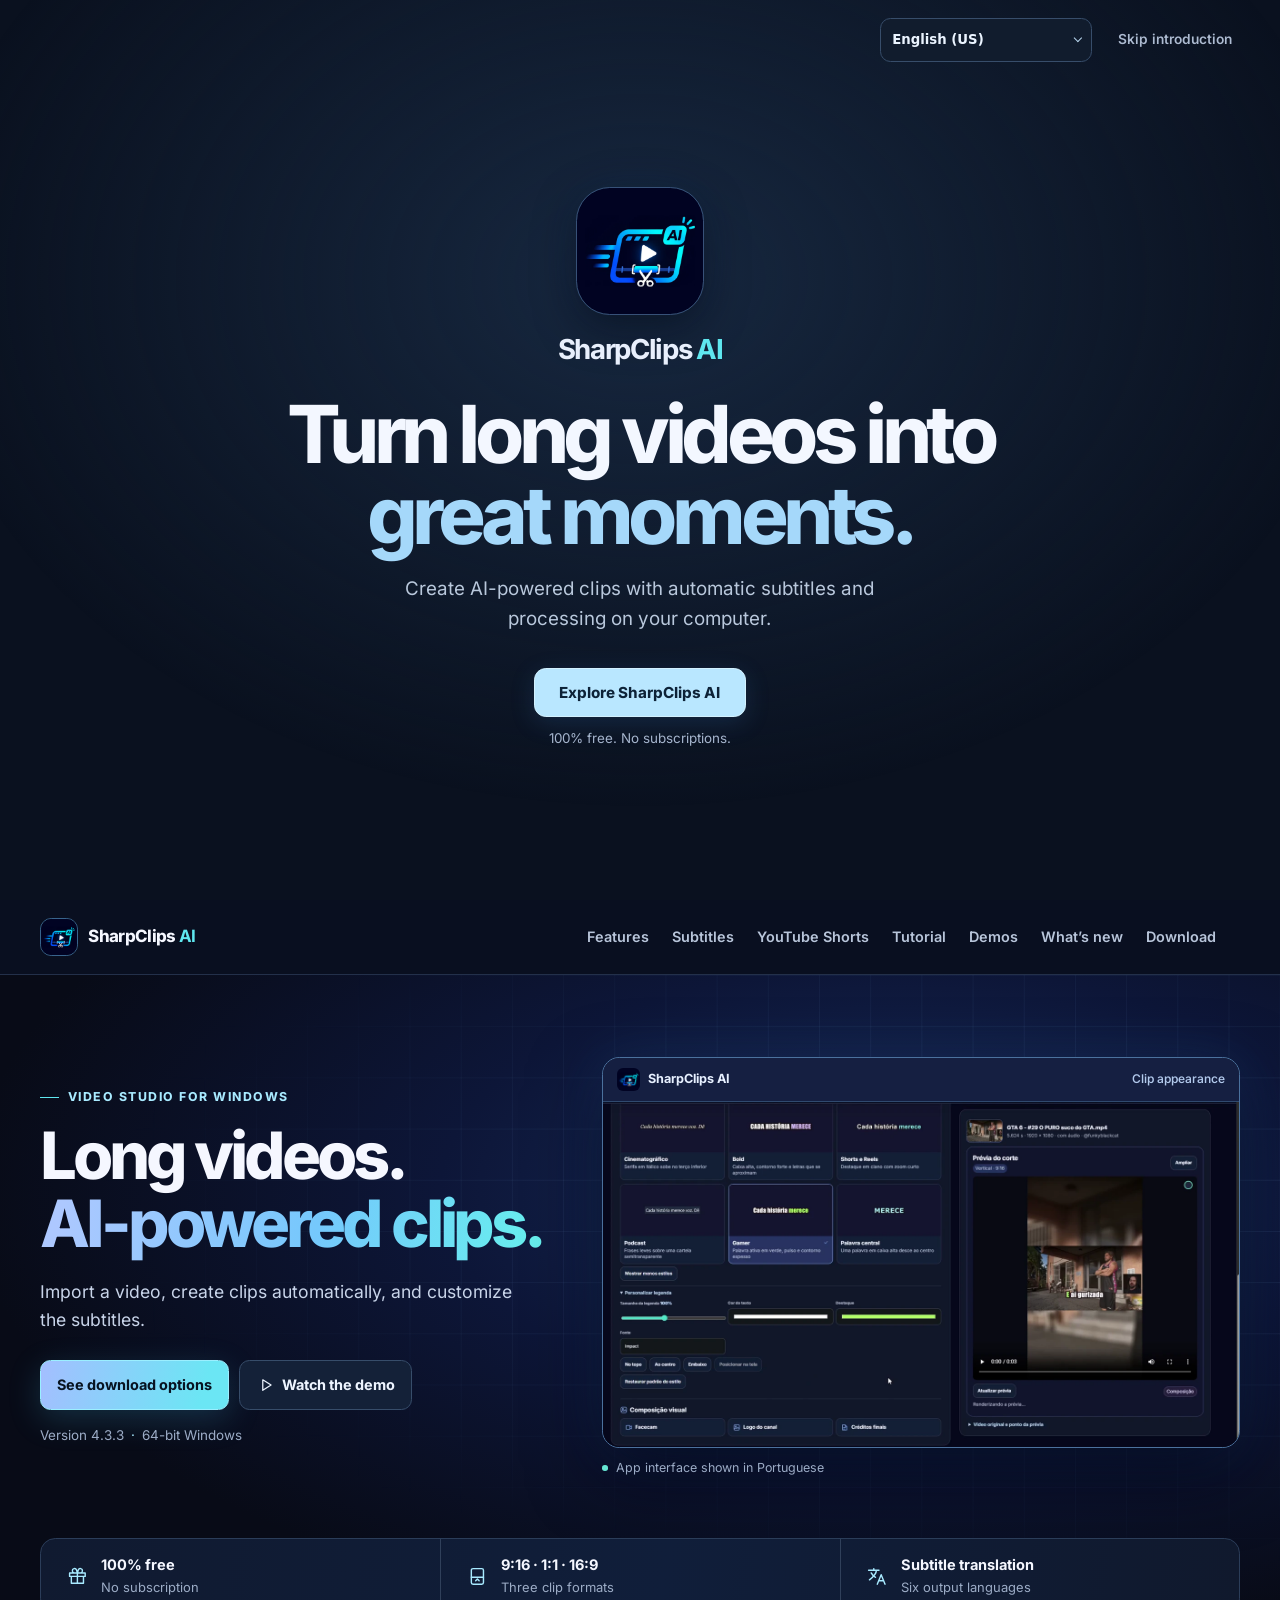
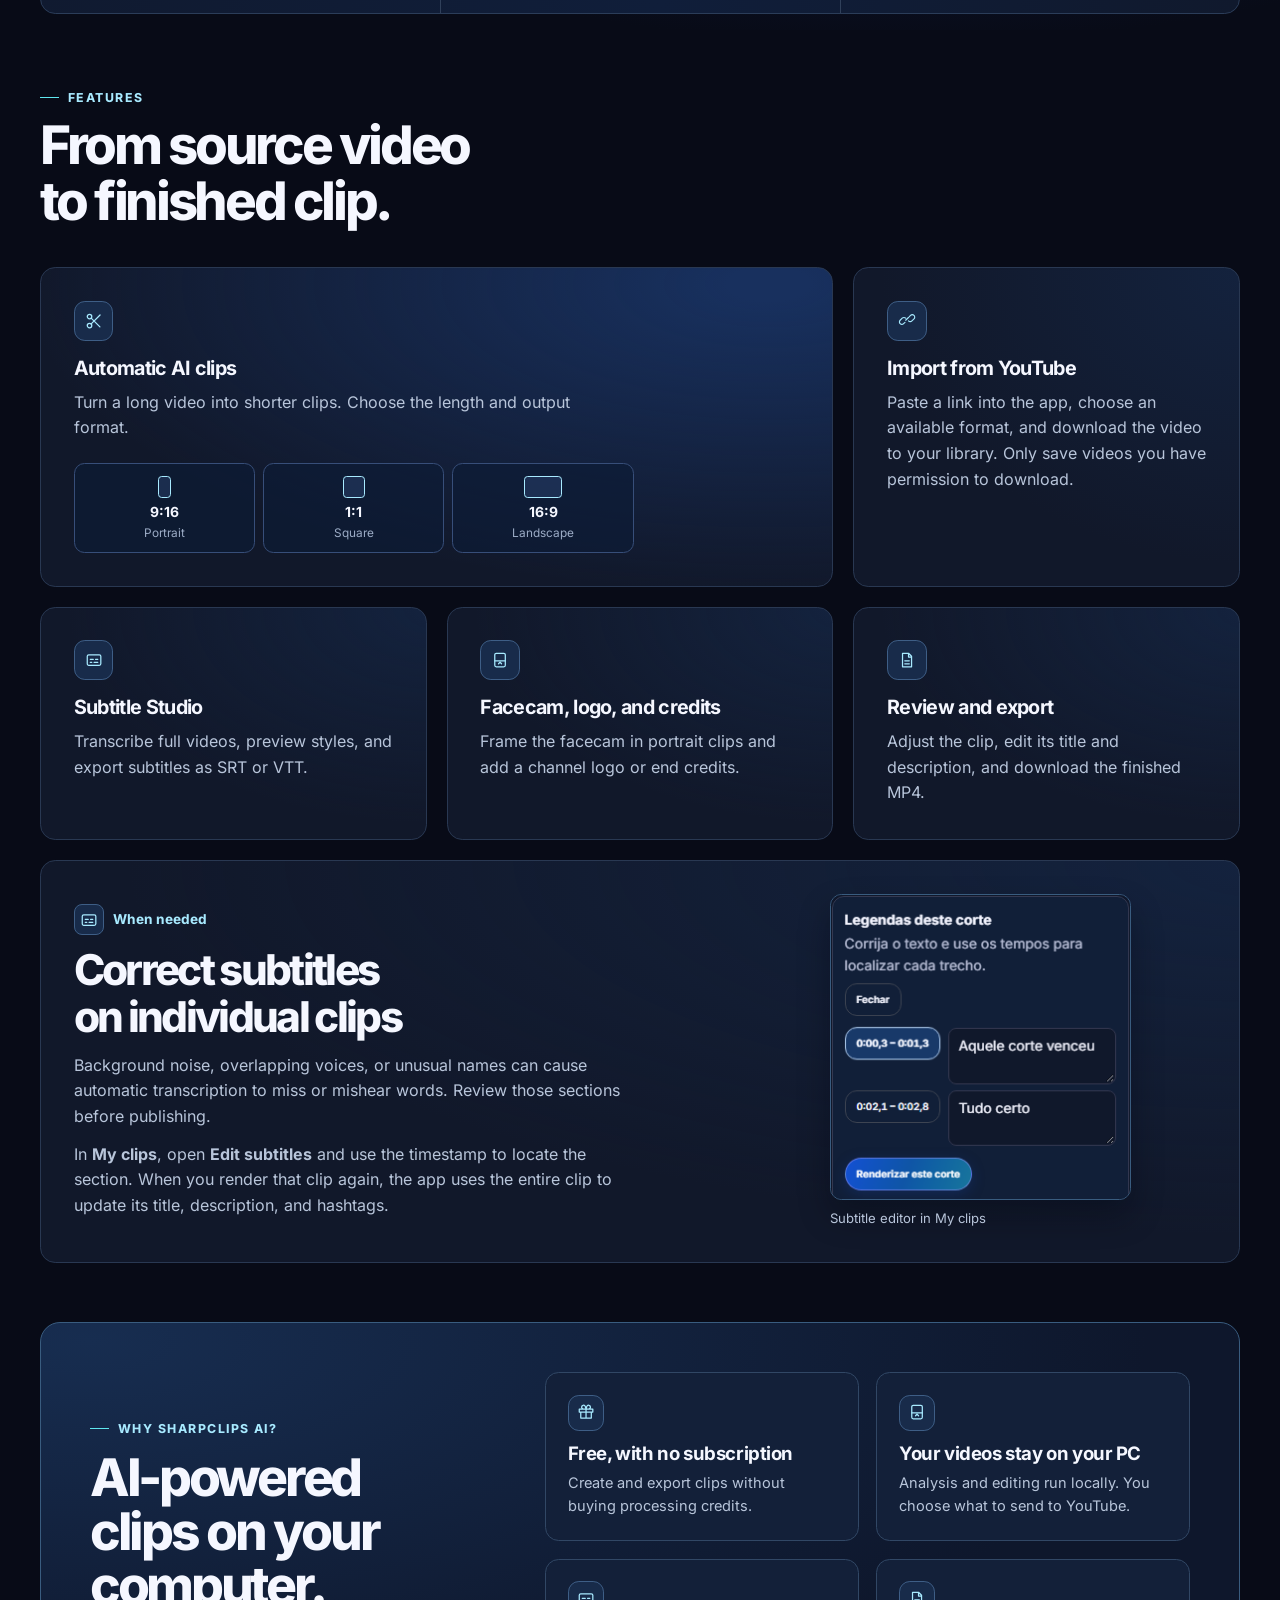
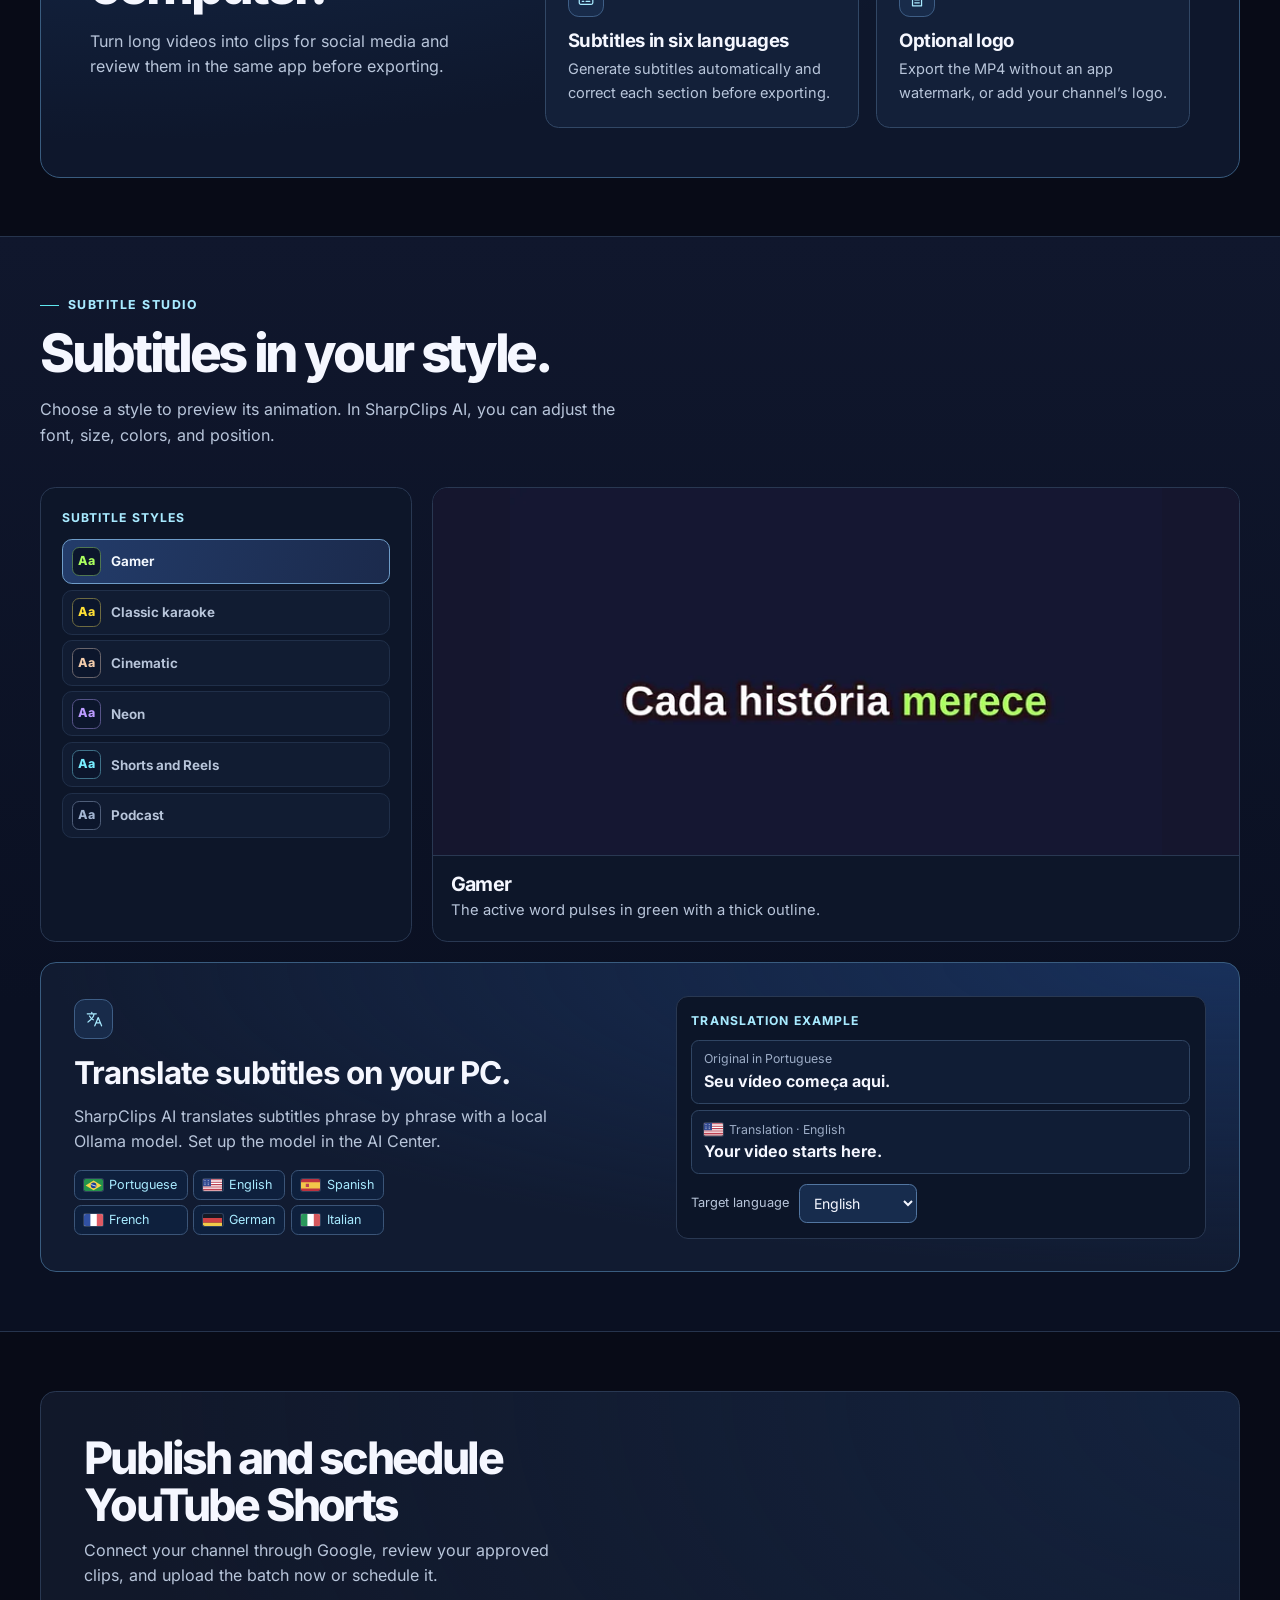
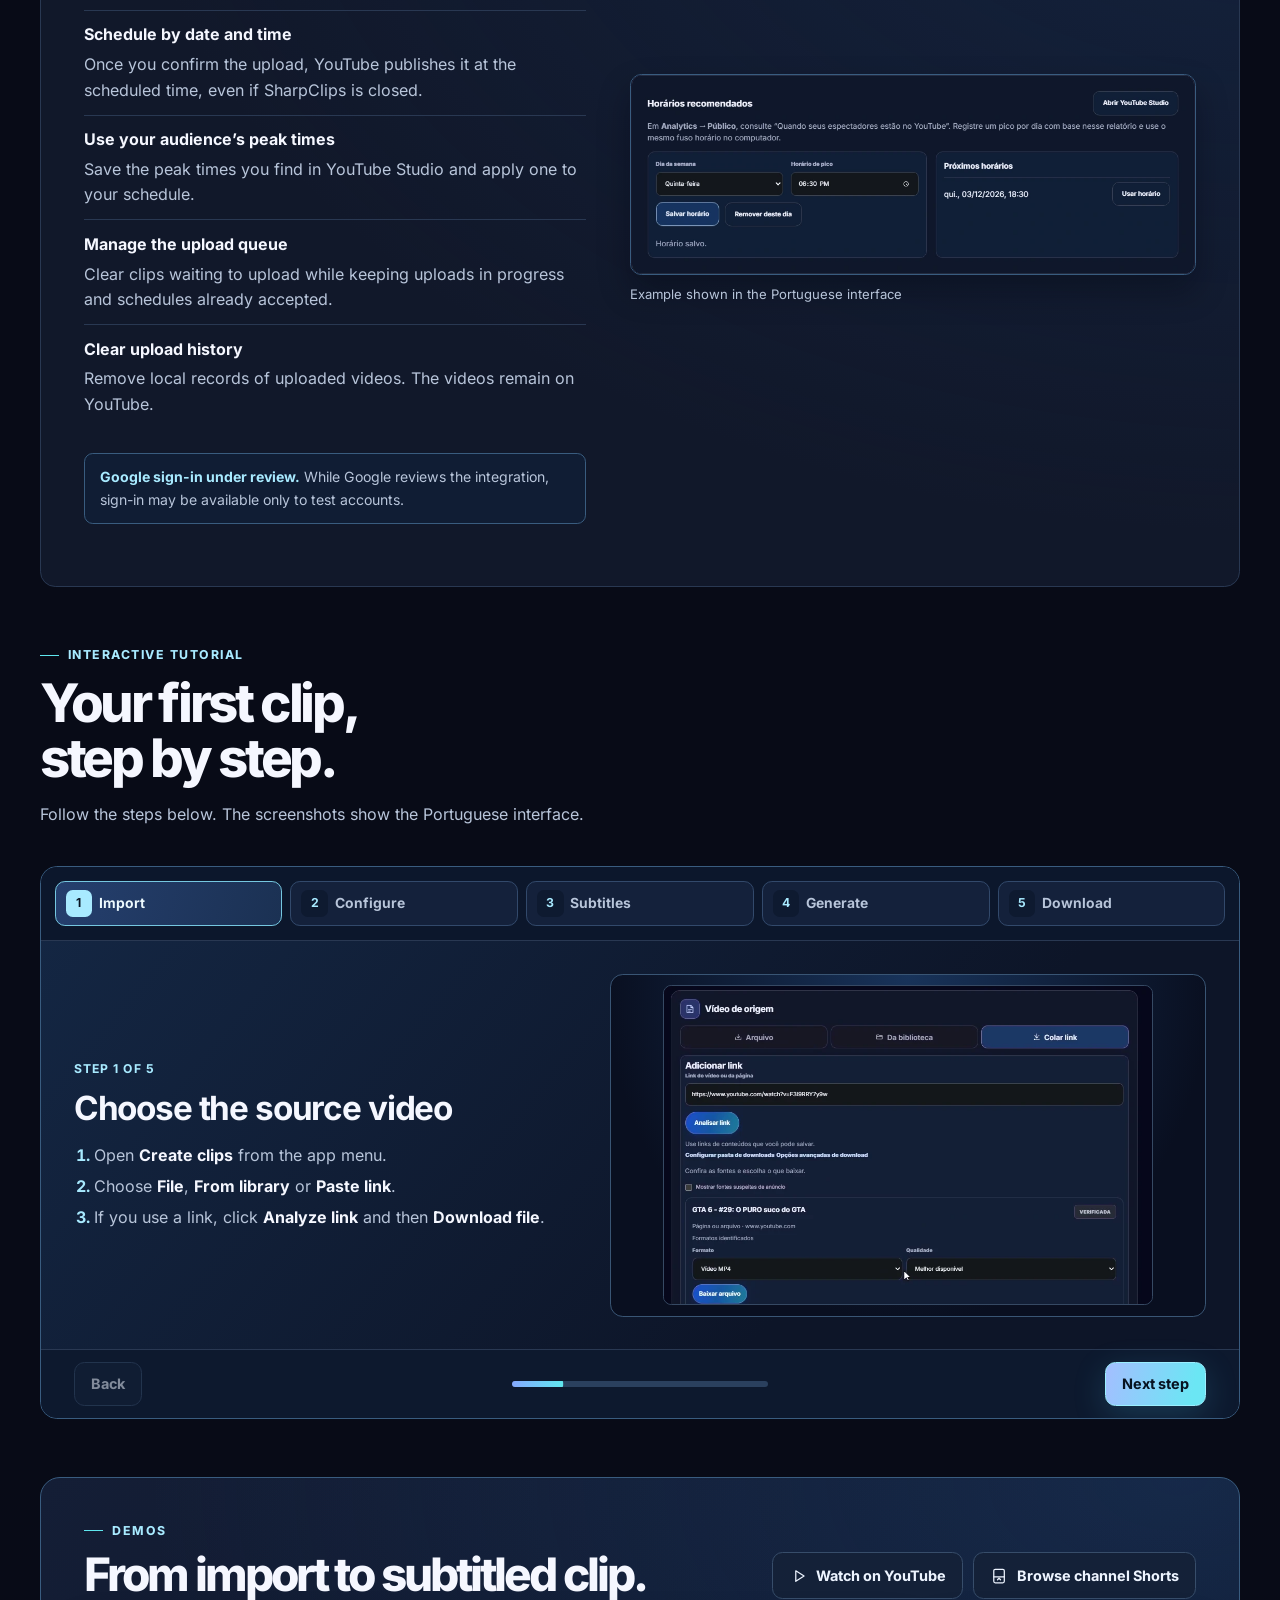
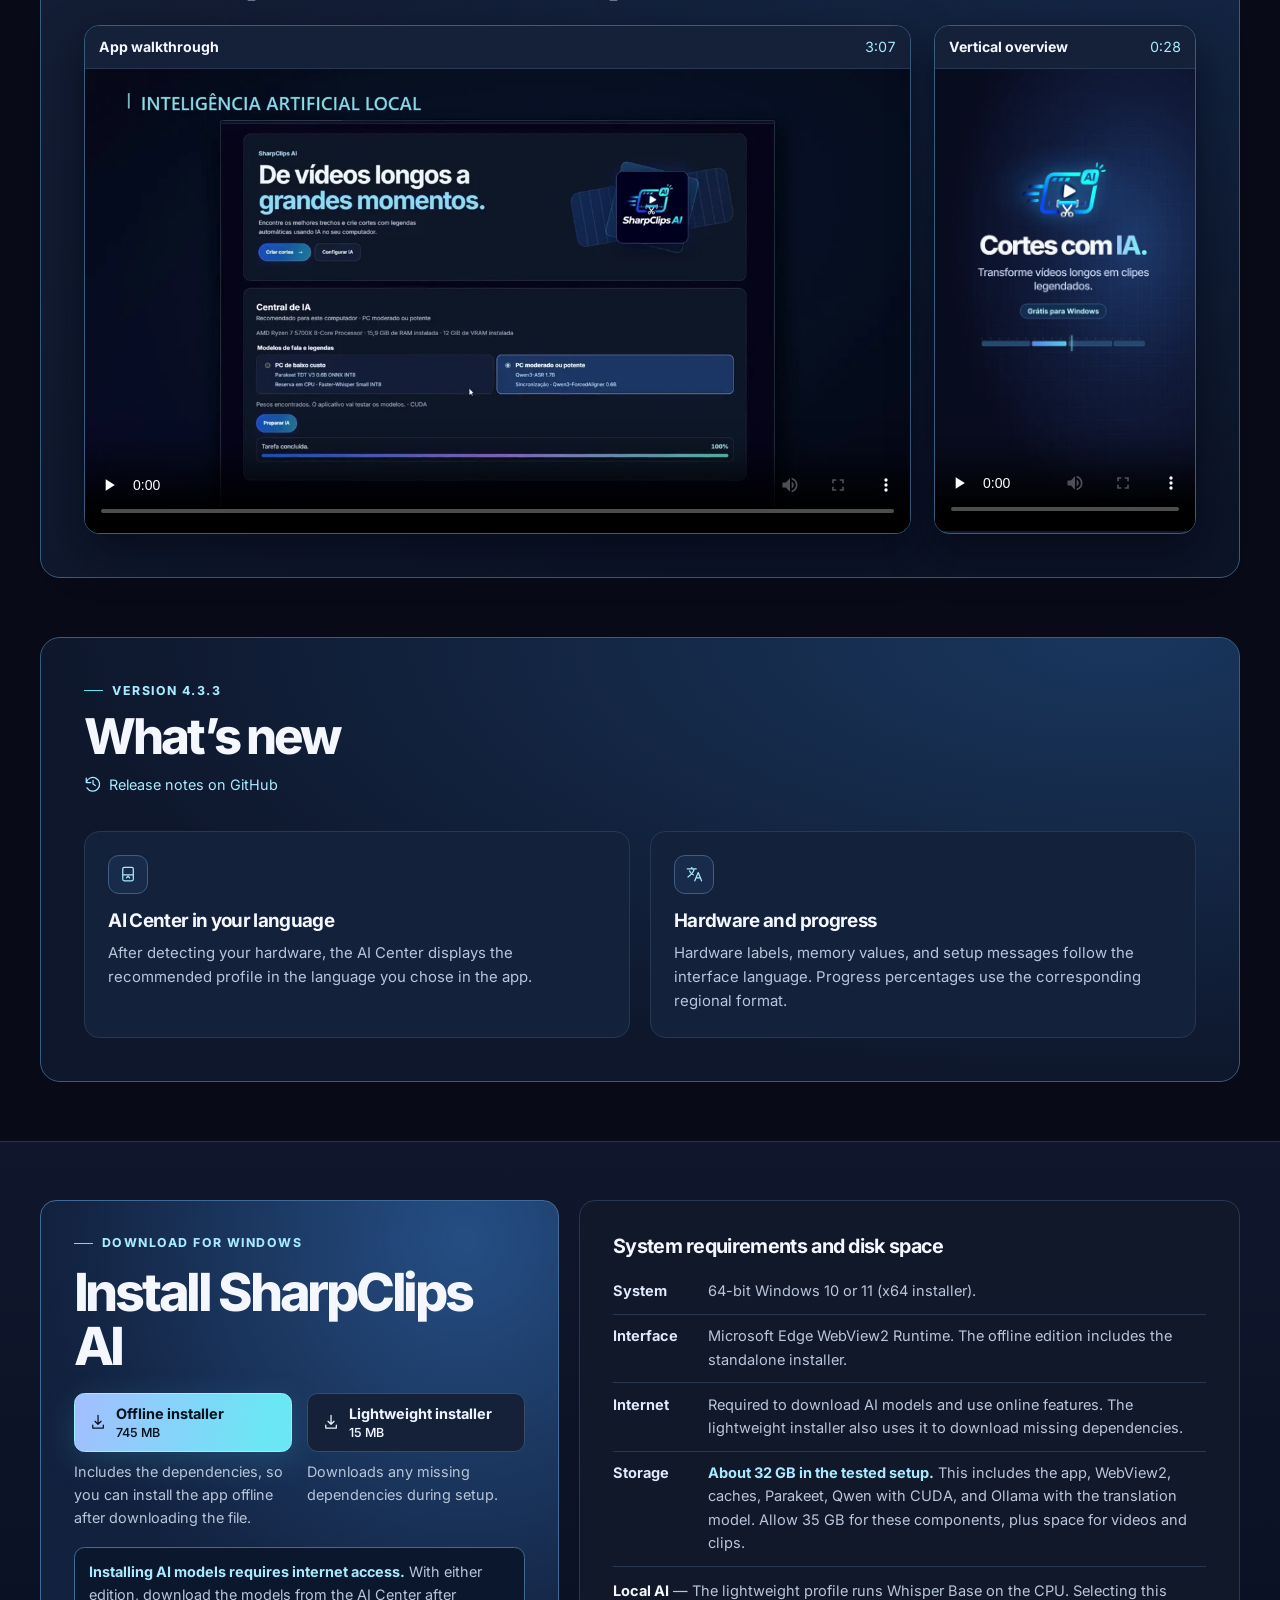
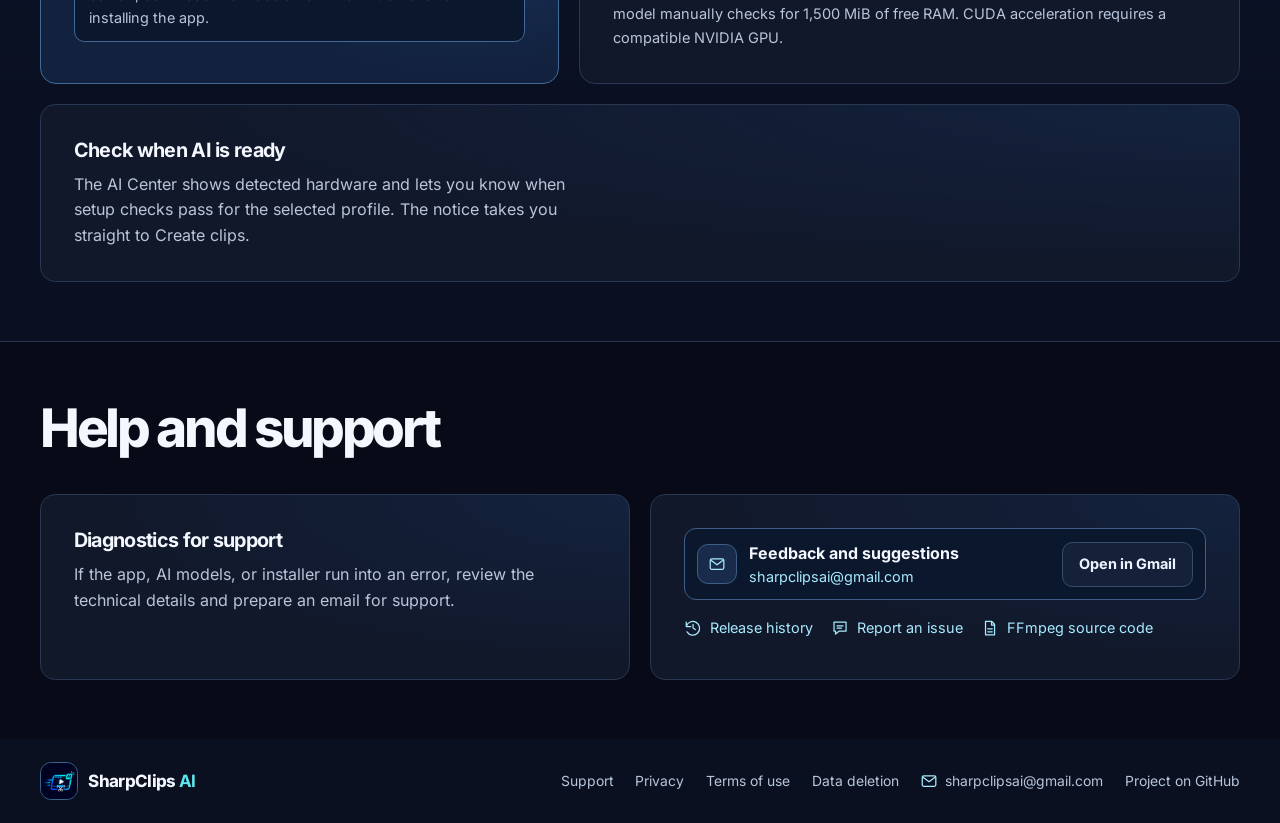
<file: docs/index.html>
<!doctype html>
<html lang="pt-BR">
<head>
  <meta charset="utf-8">
  <meta name="viewport" content="width=device-width, initial-scale=1">
  <meta name="color-scheme" content="dark">
  <meta name="theme-color" content="#080b17">
  <meta name="description" content="SharpClips AI para Windows. Crie cortes automáticos, corrija as legendas de cada corte e envie ou agende em lote no YouTube Shorts. Grátis, sem mensalidades.">
  <meta property="og:type" content="website">
  <meta property="og:locale" content="pt_BR">
  <meta property="og:title" content="SharpClips AI | Cortes automáticos e legendas com IA">
  <meta property="og:description" content="Transforme vídeos longos em cortes legendados. Grátis para Windows.">
  <meta property="og:url" content="https://www.sharpclipsai.com.br/">
  <link rel="canonical" href="https://www.sharpclipsai.com.br/">
  <link rel="icon" type="image/png" href="./assets/icone-sharpclips.png">
  <style>.welcome-screen { display: none; }</style>
  <script>
    (() => {
      try {
        const key = "sharpclips-welcome-seen";
        if (sessionStorage.getItem(key)) return;
        sessionStorage.setItem(key, "1");
        if (location.hash) return;
        const root = document.documentElement;
        root.dataset.welcome = "open";
        document.addEventListener("DOMContentLoaded", () => {
          if (!root.hasAttribute("data-welcome-bound")) delete root.dataset.welcome;
        }, { once: true });
      } catch {}
    })();
  </script>
  <link rel="stylesheet" href="./assets/site.css?v=demo-local">
  <link rel="stylesheet" href="./assets/cursor-glow.css?v=brilho-fundo">
  <link rel="stylesheet" href="assets/language.css">
  <link rel="stylesheet" href="assets/welcome.css">
  <script src="assets/language.js?v=demo-local" defer></script>
  <script src="assets/welcome.js" defer></script>
  <script src="./assets/site.js?v=demo-local" defer></script>
  <script src="./assets/cursor-glow.js" defer></script>
  <title>SharpClips AI | Cortes automáticos e legendas com IA</title>
</head>
<body id="inicio">
  <section class="welcome-screen" id="welcome-screen" aria-labelledby="welcome-title">
    <div class="welcome-toolbar">
      <div class="welcome-language-slot"></div>
      <a class="welcome-skip" href="#conteudo" data-welcome-skip>Pular apresentação</a>
    </div>
    <div class="welcome-stage">
      <div class="welcome-brand">
        <img class="welcome-mark" src="./assets/welcome-logo.webp" width="768" height="768" loading="lazy" decoding="async" alt="">
        <p class="welcome-name">SharpClips <strong>AI</strong></p>
      </div>
      <div class="welcome-copy">
        <h2 id="welcome-title"><span>Transforme vídeos longos</span> <span>em grandes momentos.</span></h2>
        <p class="welcome-description">Crie cortes com inteligência artificial, legendas automáticas e processamento direto no seu computador.</p>
        <div class="welcome-actions">
          <a class="welcome-enter" href="#conteudo" data-welcome-enter>Conhecer o SharpClips AI</a>
          <p>100% gratuito. Sem assinaturas.</p>
        </div>
      </div>
    </div>
  </section>

  <a class="skip-link" href="#conteudo">Pular para o conteúdo</a>

  <header class="site-header">
    <div class="shell header-inner">
      <a class="wordmark" href="#inicio">
        <img src="./assets/icone-sharpclips.png" width="40" height="40" alt="">
        <span>SharpClips <strong>AI</strong></span>
      </a>

      <nav class="navigation" aria-label="Navegação principal">
        <button class="menu-toggle" type="button" aria-label="Menu" aria-expanded="false" aria-controls="menu" hidden><svg class="icon" aria-hidden="true"><use href="#icon-menu"></use></svg><span>Menu</span></button>
        <ul class="menu" id="menu">
          <li><a href="#recursos">Recursos</a></li>
          <li><a href="#legendas">Legendas</a></li>
          <li><a href="#publicacoes-youtube">YouTube Shorts</a></li>
          <li><a href="#tutorial">Tutorial</a></li>
          <li><a href="#demonstracao">Demonstrações</a></li>
          <li><a href="#novidades">Novidades</a></li>
          <li><a href="#projeto">Download</a></li>
        </ul>
      </nav>
      <label class="site-language" hidden>
        <span class="site-language-label">Idioma do site</span>
        <span class="site-language-code" aria-hidden="true">pt-BR</span>
        <select name="language" id="site-language">
          <option value="pt-BR" lang="pt-BR">Português (Brasil)</option>
          <option value="en-US" lang="en-US">English (US)</option>
          <option value="es-ES" lang="es-ES">Español (España)</option>
          <option value="fr-FR" lang="fr-FR">Français (France)</option>
          <option value="de-DE" lang="de-DE">Deutsch (Deutschland)</option>
          <option value="it-IT" lang="it-IT">Italiano (Italia)</option>
        </select>
      </label>
      <span id="language-status" role="status" class="site-language-label"></span>
    </div>
  </header>

  <main id="conteudo" tabindex="-1">
    <section class="hero" aria-labelledby="hero-title">
      <div class="shell">
        <div class="hero-grid">
          <div class="hero-content">
            <p class="eyebrow">Estúdio de vídeo para Windows</p>
            <h1 id="hero-title">Vídeos longos.<br><span>Cortes com IA.</span></h1>
            <p class="hero-copy">Importe um vídeo, gere cortes automáticos e personalize as legendas.</p>
            <div class="hero-actions">
              <a class="button button-primary" href="#projeto" aria-describedby="status-instalador">Ver opções de instalação</a>
              <a class="button button-secondary" href="#demonstracao"><svg class="icon" aria-hidden="true"><use href="#icon-play"></use></svg> Assistir à demo</a>
            </div>
            <p class="download-meta" id="status-instalador">Versão 4.3.3 <span>·</span> Windows 64 bits</p>
          </div>

          <figure class="hero-product">
            <div class="product-frame">
              <div class="product-bar">
                <img src="./assets/icone-sharpclips.png" width="23" height="23" alt="">
                <span>SharpClips AI</span>
                <span class="product-context">Aparência do corte</span>
              </div>
              <img class="product-image" src="./assets/estudio-de-legendas.webp" width="1400" height="760"
                   fetchpriority="high" alt="Tela real do SharpClips AI com estilos de legenda à esquerda e a prévia de um corte vertical à direita.">
            </div>
            <figcaption><span aria-hidden="true"></span> Interface do programa em português</figcaption>
          </figure>
        </div>
        <ul class="hero-facts" aria-label="Resumo do programa">
          <li><svg class="icon" aria-hidden="true"><use href="#icon-gift"></use></svg><span><strong>100% gratuito</strong><small>Sem mensalidades</small></span></li>
          <li><svg class="icon" aria-hidden="true"><use href="#icon-layout"></use></svg><span><strong>9:16 · 1:1 · 16:9</strong><small>Três formatos de corte</small></span></li>
          <li><svg class="icon" aria-hidden="true"><use href="#icon-language"></use></svg><span><strong>Tradução de legendas</strong><small>Seis idiomas de saída</small></span></li>
        </ul>
      </div>
    </section>

    <section class="section shell" id="recursos" aria-labelledby="recursos-title">
      <div class="section-heading">
        <p class="eyebrow">Recursos</p>
        <h2 id="recursos-title">Do vídeo original<br>ao corte pronto.</h2>
      </div>

      <div class="feature-grid">
        <article class="feature-card feature-main surface-hover">
          <span class="icon-box"><svg class="icon" aria-hidden="true"><use href="#icon-scissors"></use></svg></span>
          <h3>Cortes automáticos com IA</h3>
          <p>Transforme um vídeo longo em trechos mais curtos. Escolha a duração e o formato de saída.</p>
          <ul class="formats" aria-label="Formatos de vídeo">
            <li><span class="format vertical" aria-hidden="true"></span><strong>9:16</strong><small>Vertical</small></li>
            <li><span class="format square" aria-hidden="true"></span><strong>1:1</strong><small>Quadrado</small></li>
            <li><span class="format horizontal" aria-hidden="true"></span><strong>16:9</strong><small>Horizontal</small></li>
          </ul>
        </article>

        <article class="feature-card surface-hover">
          <span class="icon-box"><svg class="icon" aria-hidden="true"><use href="#icon-link"></use></svg></span>
          <h3>Importe do YouTube</h3>
          <p>Cole um link no programa, escolha entre os formatos disponíveis e baixe o vídeo para a biblioteca. Use vídeos que você tem permissão para salvar.</p>
        </article>

        <article class="feature-card surface-hover">
          <span class="icon-box"><svg class="icon" aria-hidden="true"><use href="#icon-captions"></use></svg></span>
          <h3>Estúdio de Legendas</h3>
          <p>Transcreva vídeos inteiros, visualize os estilos e exporte as legendas em SRT ou VTT.</p>
        </article>

        <article class="feature-card surface-hover">
          <span class="icon-box"><svg class="icon" aria-hidden="true"><use href="#icon-layout"></use></svg></span>
          <h3>Facecam, logo e créditos</h3>
          <p>Enquadre a facecam nos cortes verticais e adicione o logo do canal ou créditos finais.</p>
        </article>

        <article class="feature-card surface-hover">
          <span class="icon-box"><svg class="icon" aria-hidden="true"><use href="#icon-file"></use></svg></span>
          <h3>Revisão e exportação</h3>
          <p>Ajuste o corte, edite título e descrição e baixe o vídeo final em MP4.</p>
        </article>
      </div>
      <article class="feature-card caption-highlight surface-hover" aria-labelledby="corrigir-legendas-title">
        <div>
          <p class="caption-kicker"><span class="icon-box"><svg class="icon" aria-hidden="true"><use href="#icon-captions"></use></svg></span> Caso necessário</p>
          <h2 id="corrigir-legendas-title">Corrija as legendas de cada corte</h2>
          <p>Com barulho, falas sobrepostas ou nomes pouco comuns, a transcrição automática pode trocar ou pular palavras. Revise esses trechos antes de publicar.</p>
          <p>Em <strong>Meus cortes</strong>, abra <strong>Editar legendas</strong> e use o tempo indicado para localizar o trecho. Ao renderizar só esse corte, o app usa o conteúdo do corte inteiro para atualizar o título, a descrição e as hashtags.</p>
        </div>
        <figure class="caption-preview">
          <img src="./assets/editor-legendas-por-corte.png" width="301" height="341" loading="lazy" decoding="async"
               alt="Editor de legendas do SharpClips AI com dois trechos, seus tempos e o botão Renderizar este corte.">
          <figcaption>Editor de legendas em Meus cortes</figcaption>
        </figure>
      </article>
    </section>

    <section class="section shell" id="por-que" aria-labelledby="why-title">
      <div class="why-panel">
        <header class="why-intro">
          <p class="eyebrow">Por que SharpClips AI?</p>
          <h2 id="why-title">Cortes com IA no seu computador.</h2>
          <p>Transforme vídeos longos em cortes para redes sociais e revise o resultado no mesmo programa, antes de exportar.</p>
        </header>
        <div class="why-grid">
          <article class="reason-card surface-hover">
            <span class="icon-box"><svg class="icon" aria-hidden="true"><use href="#icon-gift"></use></svg></span>
            <h3>Gratuito, sem mensalidade</h3>
            <p>Crie e exporte cortes sem comprar créditos de processamento.</p>
          </article>
          <article class="reason-card surface-hover">
            <span class="icon-box"><svg class="icon" aria-hidden="true"><use href="#icon-layout"></use></svg></span>
            <h3>Seus vídeos ficam no PC</h3>
            <p>A análise e a edição são locais. Você escolhe o que enviar ao YouTube.</p>
          </article>
          <article class="reason-card surface-hover">
            <span class="icon-box"><svg class="icon" aria-hidden="true"><use href="#icon-captions"></use></svg></span>
            <h3>Legendas em seis idiomas</h3>
            <p>Gere as legendas automaticamente e corrija cada trecho antes de exportar.</p>
          </article>
          <article class="reason-card surface-hover">
            <span class="icon-box"><svg class="icon" aria-hidden="true"><use href="#icon-file"></use></svg></span>
            <h3>O logo é opcional</h3>
            <p>Exporte o MP4 sem marca-d’água do programa ou inclua o logo do seu canal.</p>
          </article>
        </div>
      </div>
    </section>

    <section class="section section-tinted" id="legendas" aria-labelledby="legendas-title">
      <div class="shell">
        <div class="section-heading">
          <p class="eyebrow">Estúdio de Legendas</p>
          <h2 id="legendas-title">Legendas com o seu estilo.</h2>
          <p>Escolha um estilo para ver a animação na hora. No SharpClips AI, você pode ajustar a fonte, o tamanho, as cores e a posição.</p>
        </div>

        <div class="caption-lab">
          <aside class="caption-picker surface-hover" hidden>
            <p class="picker-label">Estilos de legenda</p>
            <div class="style-tabs" role="tablist" aria-label="Estilos de legenda" aria-orientation="vertical">
              <button class="style-tab" type="button" id="tab-gamer" role="tab"
                      aria-controls="estilo-gamer" aria-selected="true" tabindex="0">
                <span class="style-swatch" style="--swatch: #aaff5f" aria-hidden="true">Aa</span>
                Gamer
              </button>
              <button class="style-tab" type="button" id="tab-classic" role="tab"
                      aria-controls="estilo-classic" aria-selected="false" tabindex="-1">
                <span class="style-swatch" style="--swatch: #ffdf35" aria-hidden="true">Aa</span>
                Karaokê clássico
              </button>
              <button class="style-tab" type="button" id="tab-cinematic" role="tab"
                      aria-controls="estilo-cinematic" aria-selected="false" tabindex="-1">
                <span class="style-swatch" style="--swatch: #f3ccac" aria-hidden="true">Aa</span>
                Cinematográfico
              </button>
              <button class="style-tab" type="button" id="tab-neon" role="tab"
                      aria-controls="estilo-neon" aria-selected="false" tabindex="-1">
                <span class="style-swatch" style="--swatch: #bc9bff" aria-hidden="true">Aa</span>
                Neon
              </button>
              <button class="style-tab" type="button" id="tab-shorts" role="tab"
                      aria-controls="estilo-shorts" aria-selected="false" tabindex="-1">
                <span class="style-swatch" style="--swatch: #78eeff" aria-hidden="true">Aa</span>
                Shorts e Reels
              </button>
              <button class="style-tab" type="button" id="tab-podcast" role="tab"
                      aria-controls="estilo-podcast" aria-selected="false" tabindex="-1">
                <span class="style-swatch" style="--swatch: #a3b5d2" aria-hidden="true">Aa</span>
                Podcast
              </button>
            </div>
          </aside>
          <div class="caption-views">
            <article class="caption-example surface-hover" id="estilo-gamer">
              <video id="previa-gamer" controls muted playsinline preload="none"
                     poster="./assets/legendas/gamer.webp" aria-labelledby="legenda-gamer">
                <source src="./assets/legendas/gamer.mp4" type="video/mp4">
                <a href="./assets/legendas/gamer.mp4">Ver exemplo de Gamer</a>
              </video>
              <div class="caption-detail">
                <div>
                  <h3 id="legenda-gamer">Gamer</h3>
                  <p>Palavra ativa em verde, com pulso e contorno espesso.</p>
                </div>
                <button class="button button-secondary caption-play" type="button" aria-controls="previa-gamer" hidden>Repetir</button>
              </div>
            </article>
            <article class="caption-example surface-hover" id="estilo-classic">
              <video id="previa-classic" controls muted playsinline preload="none"
                     poster="./assets/legendas/classic.webp" aria-labelledby="legenda-classic">
                <source src="./assets/legendas/classic.mp4" type="video/mp4">
                <a href="./assets/legendas/classic.mp4">Ver exemplo de Karaokê clássico</a>
              </video>
              <div class="caption-detail">
                <div>
                  <h3 id="legenda-classic">Karaokê clássico</h3>
                  <p>A palavra falada ganha destaque em amarelo.</p>
                </div>
                <button class="button button-secondary caption-play" type="button" aria-controls="previa-classic" hidden>Repetir</button>
              </div>
            </article>
            <article class="caption-example surface-hover" id="estilo-cinematic">
              <video id="previa-cinematic" controls muted playsinline preload="none"
                     poster="./assets/legendas/cinematic.webp" aria-labelledby="legenda-cinematic">
                <source src="./assets/legendas/cinematic.mp4" type="video/mp4">
                <a href="./assets/legendas/cinematic.mp4">Ver exemplo de Cinematográfico</a>
              </video>
              <div class="caption-detail">
                <div>
                  <h3 id="legenda-cinematic">Cinematográfico</h3>
                  <p>Texto serifado em itálico no terço inferior.</p>
                </div>
                <button class="button button-secondary caption-play" type="button" aria-controls="previa-cinematic" hidden>Repetir</button>
              </div>
            </article>
            <article class="caption-example surface-hover" id="estilo-neon">
              <video id="previa-neon" controls muted playsinline preload="none"
                     poster="./assets/legendas/neon.webp" aria-labelledby="legenda-neon">
                <source src="./assets/legendas/neon.mp4" type="video/mp4">
                <a href="./assets/legendas/neon.mp4">Ver exemplo de Neon</a>
              </video>
              <div class="caption-detail">
                <div>
                  <h3 id="legenda-neon">Neon</h3>
                  <p>Halo pulsante e destaque violeta por palavra.</p>
                </div>
                <button class="button button-secondary caption-play" type="button" aria-controls="previa-neon" hidden>Repetir</button>
              </div>
            </article>
            <article class="caption-example surface-hover" id="estilo-shorts">
              <video id="previa-shorts" controls muted playsinline preload="none"
                     poster="./assets/legendas/shorts.webp" aria-labelledby="legenda-shorts">
                <source src="./assets/legendas/shorts.mp4" type="video/mp4">
                <a href="./assets/legendas/shorts.mp4">Ver exemplo de Shorts e Reels</a>
              </video>
              <div class="caption-detail">
                <div>
                  <h3 id="legenda-shorts">Shorts e Reels</h3>
                  <p>Destaque em ciano com um zoom curto.</p>
                </div>
                <button class="button button-secondary caption-play" type="button" aria-controls="previa-shorts" hidden>Repetir</button>
              </div>
            </article>
            <article class="caption-example surface-hover" id="estilo-podcast">
              <video id="previa-podcast" controls muted playsinline preload="none"
                     poster="./assets/legendas/podcast.webp" aria-labelledby="legenda-podcast">
                <source src="./assets/legendas/podcast.mp4" type="video/mp4">
                <a href="./assets/legendas/podcast.mp4">Ver exemplo de Podcast</a>
              </video>
              <div class="caption-detail">
                <div>
                  <h3 id="legenda-podcast">Podcast</h3>
                  <p>Frases sobre uma cartela semitransparente.</p>
                </div>
                <button class="button button-secondary caption-play" type="button" aria-controls="previa-podcast" hidden>Repetir</button>
              </div>
            </article>
          </div>
        </div>

        <article class="translation-card surface-hover" aria-labelledby="translation-title">
          <div class="translation-content">
            <span class="icon-box"><svg class="icon" aria-hidden="true"><use href="#icon-language"></use></svg></span>
            <h3 id="translation-title">Traduza as legendas no seu PC.</h3>
            <p>O SharpClips AI traduz as legendas por frase usando um modelo local do Ollama. Configure o modelo na Central de IA.</p>
            <ul class="language-list" aria-label="Idiomas disponíveis">
              <li><svg class="language-flag" viewBox="0 0 24 16" aria-hidden="true"><use href="#flag-pt"></use></svg>Português</li>
              <li><svg class="language-flag" viewBox="0 0 24 16" aria-hidden="true"><use href="#flag-en"></use></svg>Inglês</li>
              <li><svg class="language-flag" viewBox="0 0 24 16" aria-hidden="true"><use href="#flag-es"></use></svg>Espanhol</li>
              <li><svg class="language-flag" viewBox="0 0 24 16" aria-hidden="true"><use href="#flag-fr"></use></svg>Francês</li>
              <li><svg class="language-flag" viewBox="0 0 24 16" aria-hidden="true"><use href="#flag-de"></use></svg>Alemão</li>
              <li><svg class="language-flag" viewBox="0 0 24 16" aria-hidden="true"><use href="#flag-it"></use></svg>Italiano</li>
            </ul>
          </div>

          <div class="translation-sample">
            <p class="picker-label">Exemplo de tradução</p>
            <dl>
              <div><dt>Original em português</dt><dd lang="pt-BR">Seu vídeo começa aqui.</dd></div>
              <div class="translation-output">
                <dt><svg class="language-flag" viewBox="0 0 24 16" aria-hidden="true"><use id="translation-flag" href="#flag-en"></use></svg><span id="translation-result-label">Tradução em inglês</span></dt>
                <dd id="translation-result" lang="en-US" aria-live="polite">Your video starts here.</dd>
              </div>
            </dl>
            <div class="language-control" hidden>
              <label for="example-language">Idioma de saída</label>
              <select id="example-language">
                <option value="pt-BR" data-example="Seu vídeo começa aqui.">Português</option>
                <option value="en-US" data-example="Your video starts here." selected>Inglês</option>
                <option value="es-ES" data-example="Tu vídeo empieza aquí.">Espanhol</option>
                <option value="fr-FR" data-example="Votre vidéo commence ici.">Francês</option>
                <option value="de-DE" data-example="Dein Video beginnt hier.">Alemão</option>
                <option value="it-IT" data-example="Il tuo video inizia qui.">Italiano</option>
              </select>
            </div>
          </div>
        </article>
      </div>
    </section>

    <section class="section shell" id="publicacoes-youtube" aria-labelledby="publicacoes-youtube-title">
      <div class="feature-card publication-highlight surface-hover">
        <div class="publication-highlight-copy">
          <h2 id="publicacoes-youtube-title">Publique e agende YouTube Shorts</h2>
          <p>Conecte seu canal pelo Google, revise seus cortes aprovados e escolha enviar agora ou agendar o lote.</p>
          <ul class="publication-steps">
            <li><strong>Agende por data e hora</strong><span>Depois de confirmar o envio, o YouTube publica no horário escolhido mesmo com o SharpClips fechado.</span></li>
            <li><strong>Use os picos do seu público</strong><span>Registre os horários que você consultar no YouTube Studio e aplique um deles ao agendamento.</span></li>
            <li><strong>Controle a fila</strong><span>Limpe os cortes aguardando envio sem cancelar os envios em andamento ou os agendamentos já aceitos.</span></li>
            <li><strong>Limpe o histórico de envios</strong><span>Remova registros locais de vídeos enviados. Os vídeos continuam no YouTube.</span></li>
          </ul>
          <p class="publication-availability"><strong>Login em verificação.</strong> Enquanto o Google analisa a integração, a conexão pode estar disponível apenas para contas de teste.</p>
        </div>
        <figure class="publication-preview">
          <img src="./assets/agenda-youtube.webp" alt="Painel de horários do SharpClips AI com dia, hora e botão para usar a sugestão"
               width="1016" height="359" loading="lazy" decoding="async">
          <figcaption>Exemplo no aplicativo em português</figcaption>
        </figure>
      </div>
    </section>

    <section class="section shell tutorial-section" id="tutorial" aria-labelledby="tutorial-title">
      <div class="section-heading">
        <p class="eyebrow">Tutorial interativo</p>
        <h2 id="tutorial-title">Seu primeiro corte,<br>passo a passo.</h2>
        <p>Siga as instruções abaixo. As capturas mostram a interface em português.</p>
      </div>

      <div class="tutorial surface-hover">
        <div class="tutorial-tabs" role="tablist" aria-label="Etapas do tutorial" hidden>
          <button class="tutorial-tab" type="button" role="tab" id="tutorial-tab-importar"
                  aria-controls="tutorial-importar" aria-selected="true" tabindex="0">
            <span aria-hidden="true">1</span> Importe
          </button>
          <button class="tutorial-tab" type="button" role="tab" id="tutorial-tab-configurar"
                  aria-controls="tutorial-configurar" aria-selected="false" tabindex="-1">
            <span aria-hidden="true">2</span> Configure
          </button>
          <button class="tutorial-tab" type="button" role="tab" id="tutorial-tab-legendar"
                  aria-controls="tutorial-legendar" aria-selected="false" tabindex="-1">
            <span aria-hidden="true">3</span> Legende
          </button>
          <button class="tutorial-tab" type="button" role="tab" id="tutorial-tab-gerar"
                  aria-controls="tutorial-gerar" aria-selected="false" tabindex="-1">
            <span aria-hidden="true">4</span> Gere
          </button>
          <button class="tutorial-tab" type="button" role="tab" id="tutorial-tab-baixar"
                  aria-controls="tutorial-baixar" aria-selected="false" tabindex="-1">
            <span aria-hidden="true">5</span> Baixe
          </button>
        </div>

        <div class="tutorial-panels">
          <article class="tutorial-panel" id="tutorial-importar">
            <div class="tutorial-copy">
              <p class="picker-label">Etapa 1 de 5</p>
              <h3>Escolha o vídeo de origem</h3>
              <ol>
                <li>Abra <strong>Criar cortes</strong> no menu do programa.</li>
                <li>Escolha <strong>Arquivo</strong>, <strong>Da biblioteca</strong> ou <strong>Colar link</strong>.</li>
                <li>Se usar um link, clique em <strong>Analisar link</strong> e depois em <strong>Baixar arquivo</strong>.</li>
              </ol>
            </div>
            <figure class="tutorial-visual">
              <img src="./assets/tutorial/importar.webp" width="940" height="612" loading="lazy" alt="Tela Vídeo de origem com as opções Arquivo, Da biblioteca e Colar link.">
            </figure>
          </article>
          <article class="tutorial-panel" id="tutorial-configurar">
            <div class="tutorial-copy">
              <p class="picker-label">Etapa 2 de 5</p>
              <h3>Defina o formato do corte</h3>
              <ol>
                <li>Em <strong>Configurar cortes</strong>, escolha a quantidade e a duração dos clipes.</li>
                <li>Selecione o formato, como <strong>Vertical 9:16</strong> para um vídeo de celular.</li>
                <li>Ajuste o idioma falado e o idioma das legendas. Clique em <strong>Continuar</strong>.</li>
              </ol>
            </div>
            <figure class="tutorial-visual">
              <img src="./assets/configuracao-do-corte.webp" width="936" height="442" loading="lazy" alt="Tela Configurar cortes com seletores de duração, formato e idiomas.">
            </figure>
          </article>
          <article class="tutorial-panel" id="tutorial-legendar">
            <div class="tutorial-copy">
              <p class="picker-label">Etapa 3 de 5</p>
              <h3>Escolha o estilo da legenda</h3>
              <ol>
                <li>Em <strong>Aparência</strong>, selecione um estilo de legenda, como <strong>Gamer</strong>.</li>
                <li>Ajuste fonte, cores ou posição e confira o resultado em <strong>Prévia do corte</strong>.</li>
              </ol>
              <a class="tutorial-link" href="#legendas">Comparar os estilos neste site</a>
            </div>
            <figure class="tutorial-visual">
              <img src="./assets/estudio-de-legendas.webp" width="1400" height="760" loading="lazy" alt="Tela de aparência com estilos de legendas e uma prévia vertical do corte.">
            </figure>
          </article>
          <article class="tutorial-panel" id="tutorial-gerar">
            <div class="tutorial-copy">
              <p class="picker-label">Etapa 4 de 5</p>
              <h3>Revise e mande gerar</h3>
              <ol>
                <li>Em <strong>Revisão</strong>, confira o formato, a duração e as legendas.</li>
                <li>Clique em <strong>Gerar cortes com IA</strong> e acompanhe o progresso no programa.</li>
              </ol>
            </div>
            <figure class="tutorial-visual">
              <img src="./assets/tutorial/gerar.webp" width="936" height="386" loading="lazy" alt="Tela Revisar e gerar com um resumo das configurações e o botão Gerar cortes com IA.">
            </figure>
          </article>
          <article class="tutorial-panel" id="tutorial-baixar">
            <div class="tutorial-copy">
              <p class="picker-label">Etapa 5 de 5</p>
              <h3>Confira e baixe o MP4</h3>
              <ol>
                <li>Abra <strong>Meus cortes</strong> e assista ao vídeo gerado.</li>
                <li>Se precisar mudar o trecho, use <strong>Ajustar corte</strong>. Quando estiver pronto, clique em <strong>Baixar MP4</strong>.</li>
              </ol>
            </div>
            <figure class="tutorial-visual tutorial-portrait">
              <img src="./assets/tutorial/baixar.webp" width="334" height="446" loading="lazy" alt="Cartão de um corte gerado na aba Meus cortes, com o botão Baixar MP4.">
            </figure>
          </article>
        </div>

        <div class="tutorial-navigation" hidden>
          <button class="button button-secondary tutorial-previous" type="button">Voltar</button>
          <div class="tutorial-meter">
            <progress class="tutorial-progress" value="1" max="5" aria-label="Progresso do tutorial"></progress>
          </div>
          <button class="button button-primary tutorial-next" type="button">Próxima etapa</button>
        </div>
      </div>
    </section>

    <section class="section shell" id="demonstracao" aria-labelledby="demonstracao-title">
      <div class="demo-grid surface-hover">
        <header class="demo-header">
          <div class="section-heading demo-heading">
            <p class="eyebrow">Demonstrações</p>
            <h2 id="demonstracao-title">Da importação ao corte legendado.</h2>
          </div>
          <div class="demo-actions">
            <a class="button button-secondary" href="https://www.youtube.com/watch?v=Ue0Tdlgt-oU&amp;t=15s" target="_blank" rel="noopener"><svg class="icon" aria-hidden="true"><use href="#icon-play"></use></svg> Assistir no YouTube</a>
            <a class="button button-secondary" href="https://www.youtube.com/@SharpClipsA-I/shorts" target="_blank" rel="noopener"><svg class="icon" aria-hidden="true"><use href="#icon-layout"></use></svg> Ver Shorts do canal</a>
          </div>
        </header>
        <figure class="demo-player demo-player-wide" id="etapa-1">
          <figcaption><strong id="etapa-1-title">Tour pelo programa</strong><span>3:07</span></figcaption>
          <video aria-labelledby="etapa-1-title" controls playsinline preload="none" poster="./assets/etapa-1-capa.webp">
            <source src="./assets/etapa-1.mp4" type="video/mp4">
            <a href="./assets/etapa-1.mp4">Baixar o tour pelo programa</a>
          </video>
        </figure>
        <figure class="demo-player demo-player-short">
          <figcaption><strong id="demo-short-title">Resumo vertical</strong><span>0:28</span></figcaption>
          <video aria-labelledby="demo-short-title" controls playsinline preload="none" poster="./assets/demonstracao-capa.webp?v=20261126e">
            <source src="./assets/demonstracao.mp4?v=20261126e" type="video/mp4">
            <track kind="captions" src="./assets/demonstracao.pt-BR.vtt?v=20261126e" srclang="pt-BR" label="Português (Brasil)">
            <track kind="subtitles" src="./assets/demonstracao.en-US.vtt" srclang="en-US" label="English (US)">
            <track kind="subtitles" src="./assets/demonstracao.es-ES.vtt" srclang="es-ES" label="Español (España)">
            <track kind="subtitles" src="./assets/demonstracao.fr-FR.vtt" srclang="fr-FR" label="Français (France)">
            <track kind="subtitles" src="./assets/demonstracao.de-DE.vtt" srclang="de-DE" label="Deutsch (Deutschland)">
            <track kind="subtitles" src="./assets/demonstracao.it-IT.vtt" srclang="it-IT" label="Italiano (Italia)">
            <a href="./assets/demonstracao.mp4?v=20261126e">Baixar o vídeo de demonstração</a>
          </video>
        </figure>
      </div>
    </section>

    <section class="section shell" id="novidades" aria-labelledby="novidades-title">
      <div class="release-news">
        <div class="section-heading">
          <p class="eyebrow">Versão 4.3.3</p>
          <h2 id="novidades-title">Novidades</h2>
          <a class="release-notes" href="https://github.com/alebcon12-eng/SharpClipsAI/releases/tag/4.3.3"><svg class="icon" aria-hidden="true"><use href="#icon-history"></use></svg> Notas da versão no GitHub</a>
        </div>
        <div class="release-news-grid">
          <article class="feature-card surface-hover">
            <span class="icon-box"><svg class="icon" aria-hidden="true"><use href="#icon-layout"></use></svg></span>
            <h3>Central de IA no seu idioma</h3>
            <p>Após detectar o computador, a Central de IA mostra o perfil recomendado no idioma escolhido no programa.</p>
          </article>
          <article class="feature-card surface-hover">
            <span class="icon-box"><svg class="icon" aria-hidden="true"><use href="#icon-language"></use></svg></span>
            <h3>Hardware e progresso</h3>
            <p>Os rótulos de hardware, os valores de memória e as mensagens de preparação acompanham o idioma da interface. O percentual de progresso segue o formato regional.</p>
          </article>
        </div>
      </div>
    </section>

    <section class="section section-tinted" id="projeto" aria-labelledby="projeto-title">
      <div class="shell">
        <div class="download-grid">
          <div class="download-card surface-hover">
            <p class="eyebrow">Download para Windows</p>
            <h2 id="projeto-title">Instale o SharpClips AI</h2>
            <div class="download-options">
              <div class="download-option">
                <a class="button button-primary" href="https://github.com/alebcon12-eng/SharpClipsAI/releases/download/4.3.3/SharpClipsAI_Setup_4.3.3_Offline_Windows_x64.exe" aria-describedby="instalador-offline-info">
                  <svg class="icon" aria-hidden="true"><use href="#icon-download"></use></svg>
                  <span>Instalador offline <small>745 MB</small></span>
                </a>
                <p id="instalador-offline-info">Inclui as dependências e permite instalar o programa sem internet depois de baixar o arquivo.</p>
              </div>
              <div class="download-option">
                <a class="button button-secondary" href="https://github.com/alebcon12-eng/SharpClipsAI/releases/download/4.3.3/SharpClipsAI_Setup_4.3.3_Windows_x64.exe" aria-describedby="instalador-leve-info">
                  <svg class="icon" aria-hidden="true"><use href="#icon-download"></use></svg>
                  <span>Instalador leve <small>15 MB</small></span>
                </a>
                <p id="instalador-leve-info">Usa internet para baixar as dependências que faltarem durante a instalação.</p>
              </div>
            </div>
            <p class="ai-download-note"><strong>A instalação dos modelos de IA requer internet.</strong> Em ambas as edições, baixe os modelos pela Central de IA após instalar o programa.</p>
          </div>

          <article class="requirements-card surface-hover" id="requisitos" aria-labelledby="requirements-title">
            <h3 id="requirements-title">Requisitos e espaço em disco</h3>
            <dl class="requirements-list">
              <div><dt>Sistema</dt><dd>Windows 10 ou 11 de 64 bits (instalador x64).</dd></div>
              <div><dt>Interface</dt><dd>Microsoft Edge WebView2 Runtime. A edição offline já inclui o instalador autônomo.</dd></div>
              <div><dt>Internet</dt><dd>Necessária para baixar os modelos de IA e usar recursos on-line. Com o instalador leve, também é usada para baixar dependências que faltam.</dd></div>
              <div><dt>Disco</dt><dd><strong>Cerca de 32 GB na configuração medida.</strong> Inclui o programa, WebView2, caches, Parakeet, Qwen com CUDA e Ollama com o modelo de tradução. Reserve 35 GB para esse conjunto, mais espaço para vídeos e cortes.</dd></div>
            </dl>
            <p><strong>IA local</strong> — o perfil Leve usa o Whisper Base na CPU. A seleção manual desse modelo verifica 1.500 MiB de RAM livre. A aceleração CUDA exige GPU NVIDIA compatível.</p>
          </article>
          <article class="feature-card surface-hover setup-preparation">
            <h3>Saiba quando a IA está pronta</h3>
            <p>A Central de IA mostra o hardware detectado e avisa quando os testes de preparação do perfil selecionado terminam com sucesso. O aviso leva direto a Criar cortes.</p>
          </article>
        </div>
      </div>
    </section>

    <section class="section shell" id="suporte" aria-labelledby="suporte-title">
      <div class="section-heading">
        <h2 id="suporte-title">Ajuda e suporte</h2>
      </div>
      <div class="release-details support-grid">
        <article class="feature-card surface-hover">
          <h3>Diagnóstico para o suporte</h3>
          <p>Em caso de falha no app, nos modelos de IA ou no instalador, revise os dados técnicos e prepare um e-mail para o suporte.</p>
        </article>
        <div class="feature-card surface-hover support-contact">
          <div class="project-contact" id="contato">
            <div class="contact-details">
              <span class="icon-box"><svg class="icon" aria-hidden="true"><use href="#icon-mail"></use></svg></span>
              <div><strong>Sugestões e feedback</strong><a class="contact-email" href="mailto:sharpclipsai@gmail.com">sharpclipsai@gmail.com</a></div>
            </div>
            <a class="button button-secondary contact-gmail" href="https://mail.google.com/mail/?view=cm&amp;fs=1&amp;to=sharpclipsai%40gmail.com&amp;su=Sugest%C3%B5es%20e%20feedback%20sobre%20o%20SharpClips%20AI" target="_blank" rel="noopener">Abrir no Gmail</a>
          </div>
          <div class="project-links">
            <a href="https://github.com/alebcon12-eng/SharpClipsAI/releases"><svg class="icon" aria-hidden="true"><use href="#icon-history"></use></svg> Histórico de versões</a>
            <a href="https://github.com/alebcon12-eng/SharpClipsAI/issues"><svg class="icon" aria-hidden="true"><use href="#icon-comment"></use></svg> Reportar problema</a>
            <a href="https://github.com/alebcon12-eng/SharpClipsAI/releases/tag/4.3.3#fontes-do-ffmpeg"><svg class="icon" aria-hidden="true"><use href="#icon-file"></use></svg> Fontes do FFmpeg</a>
          </div>
        </div>
      </div>
    </section>
  </main>

  <footer class="site-footer">
    <div class="shell footer-inner">
      <a class="wordmark" href="#inicio">
        <img src="./assets/icone-sharpclips.png" width="40" height="40" alt="" loading="lazy">
        <span>SharpClips <strong>AI</strong></span>
      </a>
      <nav class="footer-links" aria-label="Links do rodapé">
        <a href="#suporte">Suporte</a>
        <a href="privacidade.html">Privacidade</a>
        <a href="termos.html">Termos de uso</a>
        <a href="exclusao-de-dados.html">Exclusão de dados</a>
        <a class="footer-email" href="mailto:sharpclipsai@gmail.com"><svg class="icon" aria-hidden="true"><use href="#icon-mail"></use></svg> sharpclipsai@gmail.com</a>
        <a href="https://github.com/alebcon12-eng/SharpClipsAI">Projeto no GitHub</a>
      </nav>
    </div>
  </footer>

  <svg xmlns="http://www.w3.org/2000/svg" class="icon-library" aria-hidden="true">
    <symbol id="icon-menu" viewBox="0 0 24 24"><path d="M4 7h16M4 12h16M4 17h16"/></symbol>
    <symbol id="icon-play" viewBox="0 0 24 24"><path d="m9 5 11 7-11 7z"/></symbol>
    <symbol id="icon-download" viewBox="0 0 24 24"><path d="M12 3v12m-4-4 4 4 4-4M5 16v4h14v-4"/></symbol>
    <symbol id="icon-gift" viewBox="0 0 24 24"><path d="M3 8h18v4H3zm2 4v8h14v-8M12 8v12M12 8H8.6A2.5 2.5 0 1 1 11 4.6zm0 0h3.4A2.5 2.5 0 1 0 13 4.6z"/></symbol>
    <symbol id="icon-file" viewBox="0 0 24 24"><path d="M6 3h8l4 4v14H6zM14 3v5h4M9 13h6m-6 4h6"/></symbol>
    <symbol id="icon-scissors" viewBox="0 0 24 24"><circle cx="6" cy="6" r="3"/><circle cx="6" cy="18" r="3"/><path d="m8.2 8.2 11.6 11.6M20 4 8.2 15.8"/></symbol>
    <symbol id="icon-captions" viewBox="0 0 24 24"><rect x="3" y="5" width="18" height="14" rx="2"/><path d="M7 11h4m3 0h3M7 15h2m3 0h5"/></symbol>
    <symbol id="icon-history" viewBox="0 0 24 24"><path d="M3 10a9 9 0 1 1 1 7m-1-7V4m0 6h6m3-3v5l3 2"/></symbol>
    <symbol id="icon-comment" viewBox="0 0 24 24"><path d="M4 4h16v12h-9l-5 4v-4H4zM8 9h8m-8 3h6"/></symbol>
    <symbol id="icon-mail" viewBox="0 0 24 24"><rect x="3" y="5" width="18" height="14" rx="2"/><path d="m4 7 8 6 8-6"/></symbol>
    <symbol id="icon-link" viewBox="0 0 24 24"><path d="m10 13 4-4m-5 7-2 2a3.5 3.5 0 0 1-5-5l3-3a3.5 3.5 0 0 1 5 0m5-2 2-2a3.5 3.5 0 0 1 5 5l-3 3a3.5 3.5 0 0 1-5 0" transform="translate(1 -1) scale(.92)"/></symbol>
    <symbol id="icon-layout" viewBox="0 0 24 24"><rect x="5" y="3" width="14" height="18" rx="2"/><path d="M5 13h14m-9 4 2-2 2 2"/></symbol>
    <symbol id="icon-language" viewBox="0 0 24 24"><path d="M3 5h12M9 3v2m3 0c0 5-4 8-8 11m2-8c1 2 3 4 5 5m2 8 4.5-11L22 21m-7.4-4h5.8"/></symbol>
    <symbol id="flag-pt" viewBox="0 0 24 16"><path d="M0 0h24v16H0z" fill="#24934b"/><path d="m12 2 10 6-10 6L2 8z" fill="#f6d44a"/><circle cx="12" cy="8" r="3.5" fill="#193f93"/><path d="m9 7 6 2" stroke="#fff"/></symbol>
    <symbol id="flag-en" viewBox="0 0 24 16"><path d="M0 0h24v16H0z" fill="#fff"/><path d="M0 1h24M0 4h24M0 7h24M0 10h24M0 13h24M0 15h24" stroke="#bd4253" stroke-width="1.35"/><path d="M0 0h10v9H0z" fill="#334a91"/><path d="M2 2h1m3 0h1M2 5h1m3 0h1M2 7h1m3 0h1" stroke="#fff"/></symbol>
    <symbol id="flag-es" viewBox="0 0 24 16"><path d="M0 0h24v16H0z" fill="#bd3340"/><path d="M0 4h24v8H0z" fill="#f3c64a"/><path d="M6 6h4v4H6z" fill="#b94154"/></symbol>
    <symbol id="flag-fr" viewBox="0 0 24 16"><path d="M0 0h24v16H0z" fill="#fff"/><path d="M0 0h8v16H0z" fill="#3151a3"/><path d="M16 0h8v16h-8z" fill="#e05a63"/></symbol>
    <symbol id="flag-de" viewBox="0 0 24 16"><path d="M0 0h24v16H0z" fill="#171a24"/><path d="M0 5h24v6H0z" fill="#d14244"/><path d="M0 11h24v5H0z" fill="#f2cc49"/></symbol>
    <symbol id="flag-it" viewBox="0 0 24 16"><path d="M0 0h24v16H0z" fill="#fff"/><path d="M0 0h8v16H0z" fill="#2a985b"/><path d="M16 0h8v16h-8z" fill="#d7585d"/></symbol>
  </svg>
</body>
</html>
</file>
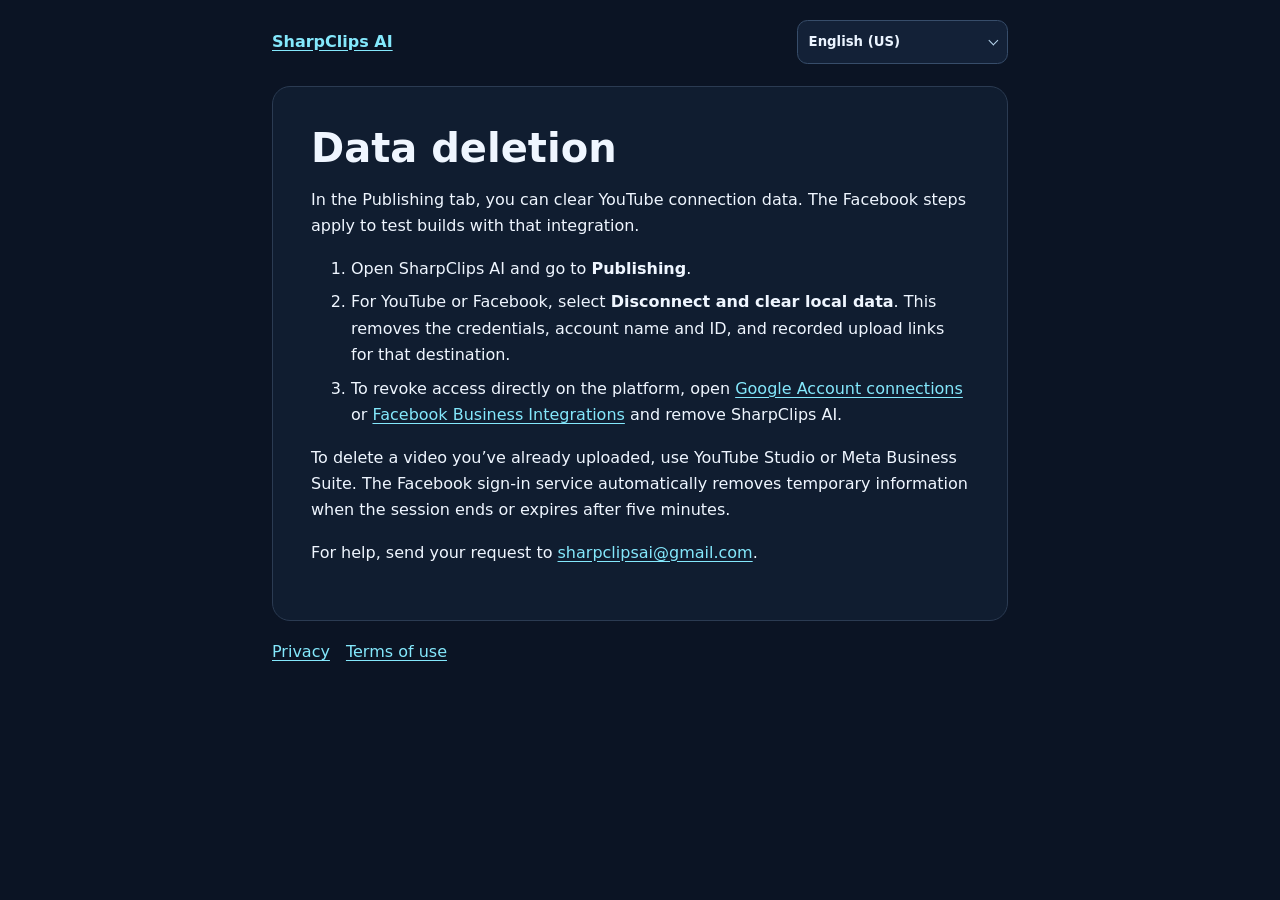
<file: docs/exclusao-de-dados.html>
<!doctype html>
<html lang="pt-BR">
<head>
  <meta charset="utf-8">
  <meta name="viewport" content="width=device-width, initial-scale=1">
  <title>Exclusão de dados · SharpClips AI</title>
  <link rel="stylesheet" href="assets/legal.css?v=idiomas">
  <link rel="stylesheet" href="assets/language.css">
  <script src="assets/language.js?v=4330" defer></script>
  <link rel="stylesheet" href="assets/cursor-glow.css?v=brilho-fundo">
  <script src="assets/cursor-glow.js" defer></script>
</head>
<body>
<header class="legal-header">
  <a href="./">SharpClips AI</a>
  <label class="site-language" hidden>
    <span class="site-language-label">Idioma do site</span>
    <span class="site-language-code" aria-hidden="true">pt-BR</span>
    <select name="language" id="site-language">
      <option value="pt-BR" lang="pt-BR">Português (Brasil)</option>
      <option value="en-US" lang="en-US">English (US)</option>
      <option value="es-ES" lang="es-ES">Español (España)</option>
      <option value="fr-FR" lang="fr-FR">Français (France)</option>
      <option value="de-DE" lang="de-DE">Deutsch (Deutschland)</option>
      <option value="it-IT" lang="it-IT">Italiano (Italia)</option>
    </select>
  </label>
  <span id="language-status" role="status" class="site-language-label"></span>
</header>
<main>
  <article>
    <h1>Exclusão de dados</h1>
    <p>Na aba Publicações, você pode limpar os dados da conexão com o YouTube. As etapas para o Facebook se aplicam às versões de teste com essa integração.</p>
    <ol>
      <li>Abra o SharpClips AI e acesse <strong>Publicações</strong>.</li>
      <li>No YouTube ou no Facebook, selecione <strong>Desconectar e limpar dados locais</strong>. Isso remove as credenciais, o nome e o identificador da conta e os links de envios registrados para aquele destino.</li>
      <li>Para revogar o acesso diretamente na plataforma, abra as <a href="https://myaccount.google.com/permissions">conexões da Conta Google</a> ou as <a href="https://www.facebook.com/settings?tab=business_tools">Integrações Comerciais do Facebook</a> e remova o SharpClips AI.</li>
    </ol>
    <p>Para excluir um vídeo já enviado, use o YouTube Studio ou o Meta Business Suite. O serviço de login do Facebook elimina as informações temporárias automaticamente após a conclusão ou expiração da sessão de cinco minutos.</p>
    <p>Se precisar de ajuda, encaminhe a solicitação a <a href="mailto:sharpclipsai@gmail.com">sharpclipsai@gmail.com</a>.</p>
  </article>
  <nav aria-label="Documentos"><a href="privacidade.html">Privacidade</a><a href="termos.html">Termos de uso</a></nav>
</main>
</body>
</html>
</file>
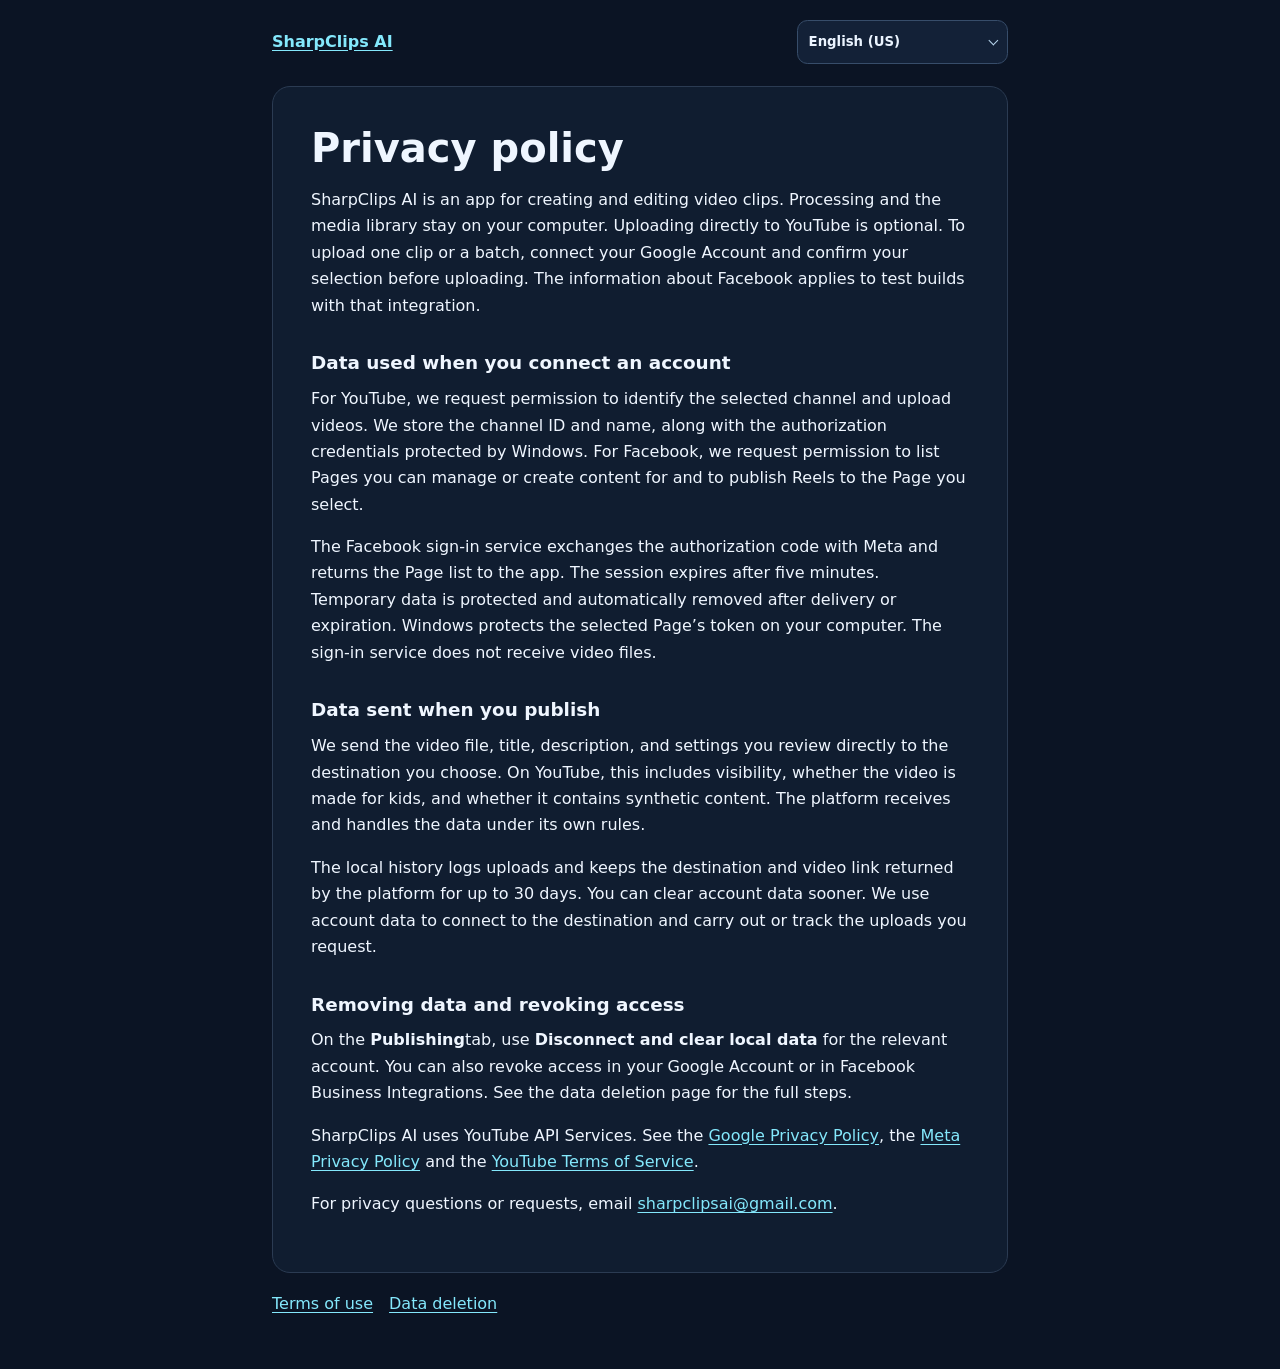
<file: docs/privacidade.html>
<!doctype html>
<html lang="pt-BR">
<head>
  <meta charset="utf-8">
  <meta name="viewport" content="width=device-width, initial-scale=1">
  <title>Política de privacidade · SharpClips AI</title>
  <link rel="stylesheet" href="assets/legal.css?v=idiomas">
  <link rel="stylesheet" href="assets/language.css">
  <script src="assets/language.js?v=4330" defer></script>
  <link rel="stylesheet" href="assets/cursor-glow.css?v=brilho-fundo">
  <script src="assets/cursor-glow.js" defer></script>
</head>
<body>
<header class="legal-header">
  <a href="./">SharpClips AI</a>
  <label class="site-language" hidden>
    <span class="site-language-label">Idioma do site</span>
    <span class="site-language-code" aria-hidden="true">pt-BR</span>
    <select name="language" id="site-language">
      <option value="pt-BR" lang="pt-BR">Português (Brasil)</option>
      <option value="en-US" lang="en-US">English (US)</option>
      <option value="es-ES" lang="es-ES">Español (España)</option>
      <option value="fr-FR" lang="fr-FR">Français (France)</option>
      <option value="de-DE" lang="de-DE">Deutsch (Deutschland)</option>
      <option value="it-IT" lang="it-IT">Italiano (Italia)</option>
    </select>
  </label>
  <span id="language-status" role="status" class="site-language-label"></span>
</header>
<main>
  <article>
    <h1>Política de privacidade</h1>
    <p>O SharpClips AI é um aplicativo para criar e editar cortes de vídeo. O processamento e a biblioteca ficam no computador. O envio direto para o YouTube é opcional. Para enviar um corte ou um lote, você precisa conectar sua Conta Google e confirmar a seleção antes do envio. As informações sobre o Facebook se aplicam às versões de teste com essa integração.</p>
    <h2>Dados usados ao conectar uma conta</h2>
    <p>No YouTube, pedimos autorização para identificar o canal selecionado e enviar o vídeo. Guardamos o identificador e o nome do canal e as credenciais de autorização protegidas pelo Windows. No Facebook, pedimos autorização para listar as Páginas que você pode administrar ou nas quais pode criar conteúdo, e para publicar Reels na Página que escolher.</p>
    <p>O serviço de login do Facebook troca o código de autorização com a Meta e devolve a lista de Páginas ao aplicativo. A sessão expira em cinco minutos. Os dados temporários são protegidos e removidos automaticamente após a entrega ou a expiração. O token da Página escolhida fica protegido pelo Windows no computador. O serviço de login não recebe os arquivos de vídeo.</p>
    <h2>Dados enviados ao publicar</h2>
    <p>Enviamos diretamente ao destino escolhido o arquivo de vídeo, o título, a descrição e as opções que você revisar. No YouTube, isso inclui a visibilidade e as indicações de público infantil e conteúdo sintético. A plataforma recebe e trata esses dados de acordo com suas próprias regras.</p>
    <p>O histórico local registra os envios e, por até 30 dias, conserva o destino e o link do vídeo retornado pela plataforma. Você pode limpar os dados de conta antes desse prazo. Usamos os dados das contas para conectar o destino e executar ou acompanhar os envios solicitados.</p>
    <h2>Remoção de dados e acesso</h2>
    <p>Na aba <strong>Publicações</strong>, use <strong>Desconectar e limpar dados locais</strong> na conta desejada. Você também pode remover o acesso na sua Conta Google ou nas Integrações Comerciais do Facebook. Os passos completos estão na página de exclusão de dados.</p>
    <p>O SharpClips AI usa os Serviços da API do YouTube. Consulte a <a href="https://policies.google.com/privacy?hl=pt-BR">Política de Privacidade do Google</a>, a <a href="https://www.facebook.com/privacy/policy/">Política de Privacidade da Meta</a> e os <a href="https://www.youtube.com/t/terms">Termos de Serviço do YouTube</a>.</p>
    <p>Contato para dúvidas e solicitações sobre privacidade <a href="mailto:sharpclipsai@gmail.com">sharpclipsai@gmail.com</a>.</p>
  </article>
  <nav aria-label="Documentos"><a href="termos.html">Termos de uso</a><a href="exclusao-de-dados.html">Exclusão de dados</a></nav>
</main>
</body>
</html>
</file>
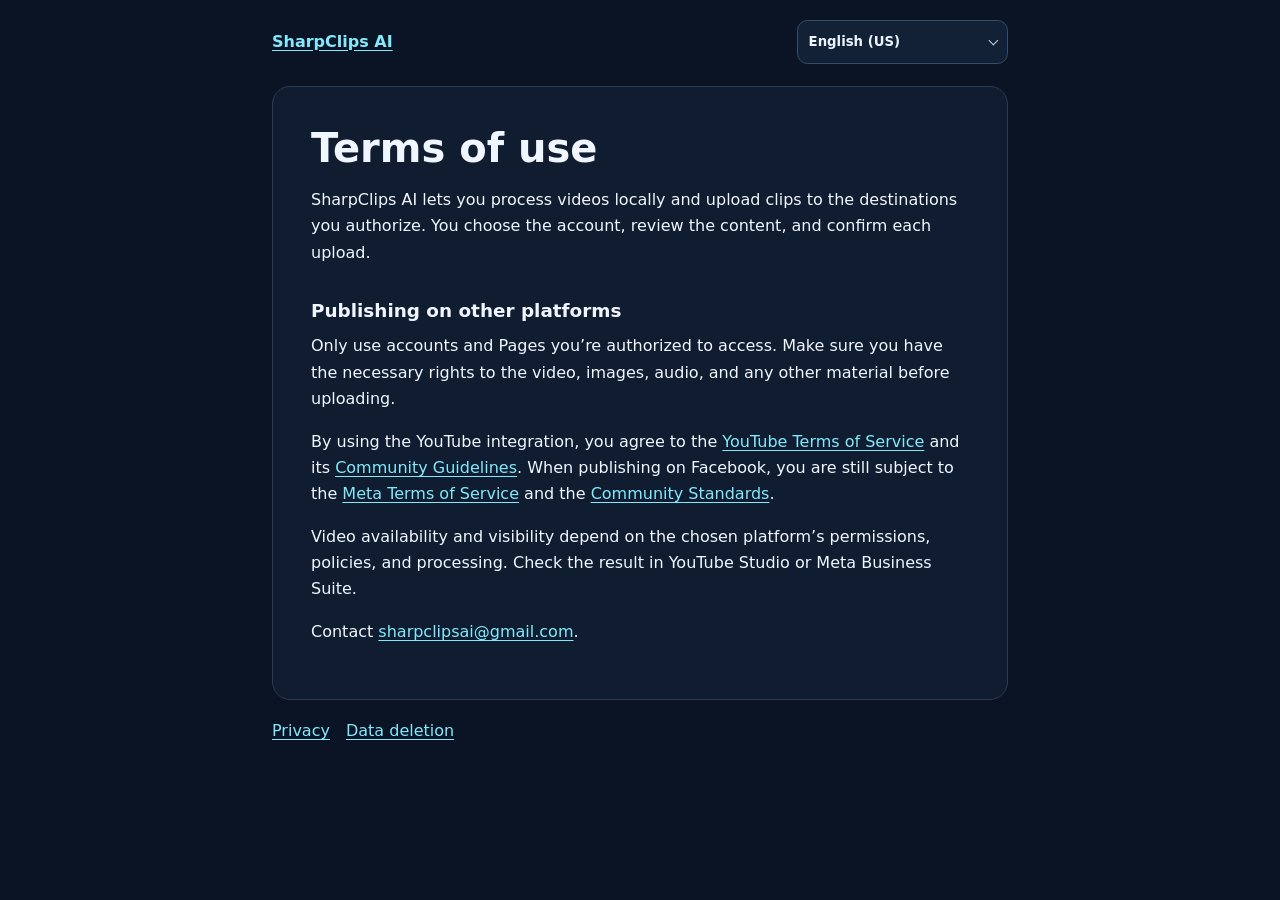
<file: docs/termos.html>
<!doctype html>
<html lang="pt-BR">
<head>
  <meta charset="utf-8">
  <meta name="viewport" content="width=device-width, initial-scale=1">
  <title>Termos de uso · SharpClips AI</title>
  <link rel="stylesheet" href="assets/legal.css?v=idiomas">
  <link rel="stylesheet" href="assets/language.css">
  <script src="assets/language.js?v=4330" defer></script>
  <link rel="stylesheet" href="assets/cursor-glow.css?v=brilho-fundo">
  <script src="assets/cursor-glow.js" defer></script>
</head>
<body>
<header class="legal-header">
  <a href="./">SharpClips AI</a>
  <label class="site-language" hidden>
    <span class="site-language-label">Idioma do site</span>
    <span class="site-language-code" aria-hidden="true">pt-BR</span>
    <select name="language" id="site-language">
      <option value="pt-BR" lang="pt-BR">Português (Brasil)</option>
      <option value="en-US" lang="en-US">English (US)</option>
      <option value="es-ES" lang="es-ES">Español (España)</option>
      <option value="fr-FR" lang="fr-FR">Français (France)</option>
      <option value="de-DE" lang="de-DE">Deutsch (Deutschland)</option>
      <option value="it-IT" lang="it-IT">Italiano (Italia)</option>
    </select>
  </label>
  <span id="language-status" role="status" class="site-language-label"></span>
</header>
<main>
  <article>
    <h1>Termos de uso</h1>
    <p>O SharpClips AI permite processar vídeos localmente e enviar cortes para os destinos que você autorizar. Você escolhe a conta, revisa o conteúdo e confirma cada envio.</p>
    <h2>Publicação em outras plataformas</h2>
    <p>Use contas e Páginas para as quais você tem autorização. Confirme que tem os direitos necessários sobre os vídeos, as imagens, o áudio e os demais elementos antes de enviar.</p>
    <p>Ao usar a integração com o YouTube, você concorda com os <a href="https://www.youtube.com/t/terms">Termos de Serviço do YouTube</a> e suas <a href="https://www.youtube.com/howyoutubeworks/policies/community-guidelines/">Diretrizes da Comunidade</a>. Para publicar no Facebook, seguem aplicáveis os <a href="https://www.facebook.com/terms.php">Termos de Serviço da Meta</a> e os <a href="https://transparency.meta.com/policies/community-standards/">Padrões da Comunidade</a>.</p>
    <p>A disponibilidade e a visibilidade dos vídeos dependem das permissões, das regras e do processamento da plataforma escolhida. Confira o resultado no YouTube Studio ou no Meta Business Suite.</p>
    <p>Contato <a href="mailto:sharpclipsai@gmail.com">sharpclipsai@gmail.com</a>.</p>
  </article>
  <nav aria-label="Documentos"><a href="privacidade.html">Privacidade</a><a href="exclusao-de-dados.html">Exclusão de dados</a></nav>
</main>
</body>
</html>
</file>
<file: docs/assets/site.css>
@font-face {
  font-family: Inter;
  src: url("./inter.woff2") format("woff2");
  font-weight: 100 900;
  font-display: swap;
}

:root {
  color-scheme: dark;
  --page: #080b17;
  --panel: #11182a;
  --panel-deep: #0b1121;
  --line: #293852;
  --line-light: #395c7f;
  --text: #f5f7ff;
  --secondary: #b8c5da;
  --muted: #9cacc6;
  --ice: #a8eaff;
  --aqua: #5fe7ef;
  --blue: #86a9ff;
  --ink: #071321;
  --ease-out: cubic-bezier(.22, 1, .36, 1);
  --shell: 77rem;
  --gutter: clamp(1rem, 3.2vw, 2.5rem);
  --grid-gap: clamp(.85rem, 1.6vw, 1.25rem);
  --panel-pad: clamp(1.15rem, 2.8vw, 2.05rem);
  --section-pad: clamp(2.5rem, 4.6vw, 4.5rem);
  --header-height: 4.6rem;
  font-family: Inter, "Segoe UI", sans-serif;
  font-synthesis: none;
}

*, *::before, *::after { box-sizing: border-box; }
[hidden] { display: none !important; }
html { scroll-padding-top: calc(var(--header-height) + 1rem); }
body { margin: 0; background: var(--page); color: var(--text); line-height: 1.6; }
h1, h2, h3, p, figure, dl, dd, ul { margin: 0; }
a { color: inherit; text-decoration: none; }
img, video { display: block; max-width: 100%; }
button, select { color: inherit; font: inherit; }

:focus-visible { outline: 2px solid var(--aqua); outline-offset: 4px; }
::selection { color: var(--ink); background: var(--ice); }

.shell { width: min(var(--shell), calc(100% - var(--gutter) * 2)); margin-inline: auto; }
.icon {
  flex: none;
  width: 1.13rem;
  height: 1.13rem;
  fill: none;
  stroke: currentColor;
  stroke-width: 1.65;
  stroke-linecap: round;
  stroke-linejoin: round;
}
.icon-library { position: absolute; width: 0; height: 0; overflow: hidden; }

.skip-link {
  position: fixed;
  top: 1rem;
  left: 1rem;
  z-index: 5;
  padding: .63rem .9rem;
  transform: translateY(-200%);
  border-radius: .55rem;
  color: var(--ink);
  background: var(--ice);
}
.skip-link:focus { transform: none; }

.site-header {
  position: sticky;
  top: 0;
  z-index: 2;
  border-bottom: 1px solid #23304a;
  background: #0a1022f5;
}
.header-inner {
  display: grid;
  grid-template-columns: 1fr auto auto;
  align-items: center;
  gap: clamp(.8rem, 2vw, 1.5rem);
  min-height: var(--header-height);
}
.wordmark {
  display: inline-flex;
  width: fit-content;
  align-items: center;
  gap: .68rem;
  font-size: 1.06rem;
  font-weight: 760;
  letter-spacing: -.04em;
  white-space: nowrap;
}
.wordmark img {
  width: 2.35rem;
  height: 2.35rem;
  border: 1px solid #38648c;
  border-radius: .7rem;
  background: #0b132e;
}
.wordmark strong { color: var(--aqua); }

.menu {
  display: flex;
  align-items: center;
  gap: clamp(.72rem, 1.8vw, 1.75rem);
  padding: 0;
  color: var(--secondary);
  font-size: .9rem;
  font-weight: 600;
  list-style: none;
}
.menu a, .project-links a, .footer-links a { transition: color 150ms ease; }
.menu a:hover, .menu a[aria-current], .project-links a:hover, .footer-links a:hover { color: var(--aqua); }
.menu a { position: relative; }
.menu a::after {
  position: absolute;
  inset: auto 0 -.47rem;
  height: 2px;
  border-radius: 1rem;
  background: var(--aqua);
  content: "";
  scale: 0 1;
}
.menu a:is(:hover, :focus-visible, [aria-current])::after { scale: 1 1; }

.menu-toggle, .button {
  display: inline-flex;
  width: fit-content;
  min-height: 2.8rem;
  align-items: center;
  justify-content: center;
  gap: .55rem;
  padding: .62rem 1rem;
  border: 1px solid transparent;
  border-radius: .65rem;
  font-size: .9rem;
  font-weight: 720;
  line-height: 1.25;
  text-align: center;
  transition: background-color 160ms ease, border-color 160ms ease, box-shadow 160ms ease, color 160ms ease;
}
button { cursor: pointer; }
.button-secondary, .menu-toggle {
  border-color: #374d6a;
  background: #142138;
  color: #edf4ff;
}
.button-secondary:hover, .menu-toggle:hover {
  border-color: #6c9cbf;
  background: #1b3050;
}
.button-primary {
  border-color: #9befff;
  background: linear-gradient(104deg, #a4beff, #6be6f4 86%);
  box-shadow: 0 9px 32px #44bce734;
  color: var(--ink);
}
.button-primary:hover {
  border-color: #c3f8ff;
  background: linear-gradient(104deg, #c3d6ff, #a0f2fa 86%);
  box-shadow: 0 10px 35px #44bce756;
}

.hero {
  position: relative;
  overflow: clip;
  padding-block: clamp(3.15rem, 6.4vw, 6.4rem) clamp(.65rem, 1.25vw, 1rem);
}
.hero::before, .hero::after, .section-tinted::before {
  position: absolute;
  inset: 0;
  pointer-events: none;
  content: "";
}
.hero::after {
  z-index: -3;
  background: radial-gradient(ellipse at 70% 33%, #192e5df5 0%, #0d1638 36%, transparent 73%);
}
.hero::before {
  z-index: -2;
  background-image: linear-gradient(#92caff20 1px, transparent 1px), linear-gradient(90deg, #92caff20 1px, transparent 1px);
  background-size: 3.2rem 3.2rem;
  mask-image: radial-gradient(ellipse at 79% 37%, #000 0%, transparent 65%);
}
.hero-grid {
  display: grid;
  grid-template-columns: minmax(0, .93fr) minmax(0, 1.15fr);
  align-items: center;
  gap: clamp(1.6rem, 3.6vw, 3.8rem);
}
.eyebrow {
  display: flex;
  align-items: center;
  gap: .55rem;
  color: var(--ice);
  font-size: .77rem;
  font-weight: 750;
  letter-spacing: .12em;
  line-height: 1.45;
  text-transform: uppercase;
}
.eyebrow::before {
  flex: 0 0 1.2rem;
  height: 1px;
  background: var(--aqua);
  content: "";
}
.hero h1, h2 {
  font-weight: 780;
  letter-spacing: -.063em;
  line-height: 1.04;
}
.hero h1 {
  margin-top: 1rem;
  font-size: clamp(2.65rem, 5.1vw, 4.8rem);
}
.hero h1 span { color: var(--aqua); }
@supports (background-clip: text) {
  .hero h1 span {
    padding-bottom: .06em;
    background: linear-gradient(102deg, #adc8ff 5%, #75c8fc 55%, #66f1ed);
    background-clip: text;
    color: transparent;
  }
}
.hero-copy {
  max-width: 43ch;
  margin-top: 1.26rem;
  color: #c8d4e9;
  font-size: clamp(1rem, 1.37vw, 1.18rem);
}
.hero-actions { display: flex; flex-wrap: wrap; gap: .6rem; margin-top: 1.63rem; }
.hero-actions .button { min-height: 3.08rem; }
.download-meta { margin-top: .95rem; color: var(--muted); font-size: .84rem; }
.download-meta span { padding-inline: .2rem; color: var(--ice); }

.hero-product { min-width: 0; }
.product-frame {
  overflow: hidden;
  border: 1px solid #4b719d;
  border-radius: 1.08rem;
  background: #10192f;
  box-shadow: 0 24px 70px #010414ad, 0 0 55px #438dea2d, inset 0 1px #c5daff22;
}
.product-bar {
  display: flex;
  min-height: 2.75rem;
  align-items: center;
  gap: .55rem;
  padding: .6rem .85rem;
  border-bottom: 1px solid #304a6f;
  color: #e7f0ff;
  background: #151f41;
  font-size: .79rem;
  font-weight: 700;
}
.product-bar img { border-radius: .38rem; }
.product-context {
  margin-left: auto;
  color: #b2c9ec;
  font-size: .75rem;
  font-weight: 550;
}
.product-image { width: 100%; height: auto; }
.hero-product figcaption {
  display: flex;
  align-items: center;
  gap: .5rem;
  margin-top: .66rem;
  color: var(--muted);
  font-size: .78rem;
}
.hero-product figcaption span {
  width: .35rem;
  height: .35rem;
  border-radius: 50%;
  background: #65e5d2;
}

.hero-facts {
  display: grid;
  grid-template-columns: repeat(3, minmax(0, 1fr));
  margin-top: clamp(1.8rem, 4.65vw, 4rem);
  padding: 0;
  overflow: hidden;
  border: 1px solid #2b3d59;
  border-radius: .95rem;
  background: linear-gradient(100deg, #101a30, #101e3a 52%, #10192d);
  list-style: none;
}
.hero-facts li {
  display: flex;
  align-items: center;
  gap: .85rem;
  padding: .95rem clamp(.8rem, 2.45vw, 1.6rem);
}
.hero-facts li + li { border-left: 1px solid #30405a; }
.hero-facts .icon { width: 1.3rem; height: 1.3rem; color: var(--ice); }
.hero-facts strong, .hero-facts small { display: block; }
.hero-facts strong { font-size: .91rem; }
.hero-facts small { color: var(--muted); font-size: .81rem; }

.section { padding-block: var(--section-pad); }
.section.shell + .section.shell { padding-block-start: 0; }
.section-tinted {
  position: relative;
  border-block: 1px solid #26344d;
}
.section-tinted::before {
  z-index: -2;
  background: linear-gradient(180deg, #10172d, #0a1022 70%);
}
.section-heading { margin: 0 0 clamp(1.4rem, 3vw, 2.45rem); }
.section-heading .eyebrow { margin-bottom: .72rem; }
.section-heading h2 {
  max-width: 22ch;
  font-size: clamp(2.25rem, 4.15vw, 4.25rem);
  text-wrap: balance;
}
.section-heading > p:last-child:not(.eyebrow) {
  max-width: 60ch;
  margin-top: 1rem;
  color: var(--secondary);
}
h3 { font-size: 1.23rem; line-height: 1.25; letter-spacing: -.035em; }

.why-panel {
  display: grid;
  grid-template-columns: minmax(0, .77fr) minmax(0, 1.23fr);
  align-items: center;
  gap: clamp(1.3rem, 4vw, 3.25rem);
  padding: clamp(1.2rem, 3.9vw, 3.05rem);
  border: 1px solid var(--line-light);
  border-radius: 1.25rem;
  background: radial-gradient(ellipse at 4% 4%, #172d50 0%, transparent 65%), #0e172c;
}
.why-intro .eyebrow { margin-bottom: .85rem; }
.why-intro h2 {
  max-width: 14ch;
  font-size: clamp(2.2rem, 4.05vw, 3.8rem);
  text-wrap: balance;
}
.why-intro > p:last-child {
  max-width: 39ch;
  margin-top: 1rem;
  color: var(--secondary);
}
.why-grid {
  display: grid;
  grid-template-columns: repeat(2, minmax(0, 1fr));
  gap: clamp(.75rem, 1.45vw, 1.1rem);
}
.reason-card {
  padding: clamp(.95rem, 1.7vw, 1.4rem);
  border: 1px solid #314765;
  border-radius: .85rem;
  background: #132039;
}
.reason-card .icon-box { width: 2.25rem; height: 2.25rem; margin-bottom: .72rem; }
.reason-card h3 { font-size: clamp(1rem, 1.55vw, 1.16rem); letter-spacing: -.022em; }
.reason-card p { margin-top: .4rem; color: var(--secondary); font-size: .91rem; }

.feature-grid { display: grid; grid-template-columns: repeat(3, minmax(0, 1fr)); gap: var(--grid-gap); }
.feature-card {
  padding: var(--panel-pad);
  border: 1px solid var(--line);
  border-radius: .95rem;
  background: radial-gradient(ellipse at 104% 0%, #17305870, transparent 66%), var(--panel);
}
.feature-main {
  grid-column: span 2;
  background: radial-gradient(ellipse at 92% 5%, #1b3c78aa 4%, transparent 72%), var(--panel);
}
.icon-box {
  display: inline-grid;
  place-items: center;
  width: 2.48rem;
  height: 2.48rem;
  margin-bottom: .95rem;
  border: 1px solid #3e5e86;
  border-radius: .68rem;
  background: #182b4a;
  color: var(--ice);
}
.feature-card p { max-width: 52ch; margin-top: .58rem; color: var(--secondary); }
.release-news {
  padding: clamp(1.2rem, 3.5vw, 2.7rem);
  border: 1px solid var(--line-light);
  border-radius: 1.25rem;
  background: radial-gradient(ellipse at 90% 0%, #19365d 0%, transparent 70%), #0e172c;
}
.release-news .section-heading { margin-bottom: clamp(1.1rem, 2.3vw, 1.85rem); }
.release-news .section-heading h2 { max-width: none; font-size: clamp(1.9rem, 3.85vw, 3.45rem); }
.release-notes { display: inline-flex; align-items: center; gap: .4rem; min-height: 2rem; margin-top: .4rem; color: var(--ice); font-size: .9rem; }
.release-notes:hover { text-decoration: underline; }
.release-news-grid { display: grid; grid-template-columns: repeat(2, minmax(0, 1fr)); gap: var(--grid-gap); }
.release-news-grid .feature-card {
  min-width: 0;
  padding: clamp(.95rem, 1.8vw, 1.5rem);
  background: #13213a;
}
.release-news-grid h3 { font-size: clamp(1rem, 1.5vw, 1.17rem); }
.release-news-grid p { font-size: .93rem; }
.publication-highlight, .caption-highlight {
  display: grid;
  grid-template-columns: minmax(0, .94fr) minmax(0, 1.06fr);
  align-items: center;
  gap: clamp(1.1rem, 3.5vw, 3rem);
  padding: clamp(1.2rem, 3.5vw, 2.7rem);
}
.publication-highlight-copy, .caption-highlight > div, .publication-preview, .caption-preview { min-width: 0; }
.publication-highlight h2 { max-width: 17ch; font-size: clamp(1.65rem, 4vw, 2.8rem); }
.caption-highlight {
  grid-template-columns: minmax(0, 1fr) minmax(0, .7fr);
  gap: clamp(1.2rem, 3vw, 2.25rem);
  margin-top: var(--grid-gap);
  padding: var(--panel-pad);
}
.caption-highlight h2 {
  max-width: 22ch;
  font-size: clamp(1.6rem, 3.45vw, 2.65rem);
  line-height: 1.12;
  text-wrap: balance;
}
.caption-highlight p { max-width: 55ch; margin-top: .75rem; }
.caption-highlight .caption-kicker {
  display: flex;
  align-items: center;
  gap: .55rem;
  margin: 0 0 .7rem;
  color: var(--ice);
  font-size: .85rem;
  font-weight: 720;
}
.caption-kicker .icon-box { width: 1.9rem; height: 1.9rem; margin: 0; border-radius: .5rem; }
.caption-preview { width: min(100%, 301px); justify-self: center; }
.publication-steps { padding: 0; margin: 1.3rem 0 1.5rem; list-style: none; }
.publication-steps li {
  display: grid;
  gap: .25rem;
  padding: .72rem 0;
  border-top: 1px solid var(--line);
}
.publication-steps span, .publication-preview figcaption, .caption-preview figcaption { color: var(--secondary); }
.publication-highlight .publication-availability {
  max-width: none;
  margin: 0 0 1.2rem;
  padding: .75rem .9rem;
  border: 1px solid var(--line-light);
  border-radius: .55rem;
  background: #101d34;
  font-size: .88rem;
}
.publication-availability strong { color: var(--ice); }
.publication-preview, .caption-preview { margin: 0; }
.publication-preview img, .caption-preview img {
  display: block;
  width: 100%;
  height: auto;
  border: 1px solid var(--line-light);
  border-radius: .72rem;
  box-shadow: 0 16px 32px #03061055;
}
.caption-preview img { aspect-ratio: 301 / 306; object-fit: cover; object-position: center top; }
.publication-preview figcaption, .caption-preview figcaption { margin-top: .55rem; font-size: .82rem; }
.release-details {
  display: grid;
  grid-template-columns: repeat(2, minmax(0, 1fr));
  gap: var(--grid-gap);
  margin-top: var(--grid-gap);
}
@media (max-width: 820px) {
  .publication-highlight, .caption-highlight { grid-template-columns: minmax(0, 1fr); }
}
@media (max-width: 610px) {
  .release-details { grid-template-columns: minmax(0, 1fr); }
}
.formats {
  display: grid;
  grid-template-columns: repeat(3, minmax(0, 1fr));
  gap: .5rem;
  max-width: 35rem;
  margin-top: 1.35rem;
  padding: 0;
  list-style: none;
}
.formats li {
  display: grid;
  place-items: center;
  gap: .1rem;
  padding: .75rem .2rem .67rem;
  border: 1px solid #374e79;
  border-radius: .65rem;
  background: #0d1b35ad;
  line-height: 1.4;
}
.formats strong { margin-top: .24rem; font-size: .87rem; }
.formats small { color: var(--muted); font-size: .74rem; }
.format {
  display: block;
  align-self: center;
  height: 1.4rem;
  border: 1px solid var(--ice);
  border-radius: .23rem;
  background: #557cc034;
}
.format.vertical { width: .82rem; }
.format.square { width: 1.4rem; }
.format.horizontal { width: 2.4rem; }

.tutorial[data-ready] {
  overflow: hidden;
  border: 1px solid var(--line-light);
  border-radius: 1.05rem;
  background: linear-gradient(130deg, #142744, #0d1528 67%);
}
.tutorial-tabs {
  display: grid;
  grid-template-columns: repeat(5, minmax(0, 1fr));
  gap: .5rem;
  padding: .85rem;
  border-bottom: 1px solid var(--line);
  background: #0c172c;
}
.tutorial-tab {
  display: flex;
  min-width: 0;
  min-height: 2.85rem;
  align-items: center;
  gap: .42rem;
  padding: .42rem .63rem;
  border: 1px solid #32496b;
  border-radius: .62rem;
  background: #14213b;
  color: var(--secondary);
  font-size: .87rem;
  font-weight: 680;
  line-height: 1.35;
  text-align: left;
  overflow-wrap: anywhere;
}
.tutorial-tab:hover { border-color: #7ab1d6; color: var(--text); }
.tutorial-tab[aria-selected="true"] {
  border-color: #75c7e0;
  background: linear-gradient(105deg, #253f6e, #1b3153);
  color: #edfaff;
}
.tutorial-tab span {
  display: grid;
  flex: 0 0 1.65rem;
  height: 1.65rem;
  place-items: center;
  border-radius: .42rem;
  background: #0e1a30;
  color: var(--ice);
  font-size: .77rem;
}
.tutorial-tab[aria-selected="true"] span { background: var(--ice); color: var(--ink); }
.tutorial-tab:focus-visible { outline-offset: 2px; }

.tutorial-panel {
  display: grid;
  grid-template-columns: minmax(0, .83fr) minmax(0, 1fr);
  gap: clamp(1rem, 3.2vw, 2.6rem);
  align-items: center;
  min-height: 23.2rem;
  padding: var(--panel-pad);
  border: 1px solid var(--line);
  border-radius: .9rem;
  background: var(--panel);
}
.tutorial[data-ready] .tutorial-panel { border: 0; border-radius: 0; background: transparent; }
.tutorial-panel:not([hidden]) + .tutorial-panel:not([hidden]) { margin-top: .85rem; }
.tutorial-copy h3 { margin-top: .55rem; font-size: clamp(1.37rem, 2.6vw, 2.15rem); }
.tutorial-copy ol {
  margin: .85rem 0 0;
  padding-left: 1.25rem;
  color: var(--secondary);
}
.tutorial-copy li + li { margin-top: .35rem; }
.tutorial-copy li::marker { color: var(--ice); font-weight: 690; }
.tutorial-copy strong { color: var(--text); }
.tutorial-link {
  display: inline-block;
  margin-top: .75rem;
  color: var(--ice);
  font-weight: 680;
  text-decoration: underline;
  text-underline-offset: .2em;
}
.tutorial-visual {
  display: grid;
  min-width: 0;
  place-items: center;
  padding: .65rem;
  overflow: hidden;
  border: 1px solid #395574;
  border-radius: .8rem;
  background: radial-gradient(ellipse at 50% 0%, #18335a, #090f20 72%);
}
.tutorial-visual img {
  width: auto;
  height: auto;
  max-height: 20rem;
  border: 1px solid #364963;
  border-radius: .52rem;
}
.tutorial-portrait { background: radial-gradient(ellipse at center, #1a3460, #090f20 72%); }
.tutorial-navigation {
  display: grid;
  grid-template-columns: 1fr minmax(0, 16rem) 1fr;
  align-items: center;
  gap: .7rem;
  padding: .7rem var(--panel-pad);
  border-top: 1px solid var(--line);
  background: #0d192e;
}
.tutorial-navigation button:disabled { cursor: default; opacity: .52; }
.tutorial-next { justify-self: end; }
.tutorial-meter {
  position: relative;
  overflow: hidden;
  height: .4rem;
  border-radius: 1rem;
  background: #2a405e;
}
.tutorial-meter::after {
  position: absolute;
  inset: 0;
  border-radius: inherit;
  background: linear-gradient(90deg, var(--blue), var(--aqua));
  content: "";
  scale: var(--tutorial-completion, .2) 1;
  transform-origin: left;
}
.tutorial-progress { display: block; width: 100%; height: 100%; opacity: 0; }

.caption-lab[data-ready] {
  display: grid;
  grid-template-columns: minmax(0, .46fr) minmax(0, 1fr);
  gap: var(--grid-gap);
}
.caption-picker, .caption-example {
  min-width: 0;
  border: 1px solid var(--line);
  border-radius: .95rem;
  background: #0d1629;
}
.caption-picker { padding: clamp(.8rem, 2vw, 1.3rem); }
.picker-label { color: var(--ice); font-size: .76rem; font-weight: 720; letter-spacing: .09em; text-transform: uppercase; }
.caption-picker .picker-label { margin-bottom: .7rem; }
.style-tabs { display: grid; gap: .35rem; }
.style-tab {
  display: flex;
  min-width: 0;
  min-height: 2.77rem;
  align-items: center;
  gap: .65rem;
  padding: .43rem .55rem;
  border: 1px solid #202f49;
  border-radius: .62rem;
  background: #111c32;
  color: var(--secondary);
  font-size: .84rem;
  font-weight: 660;
  line-height: 1.35;
  text-align: left;
  overflow-wrap: anywhere;
  transition: background 145ms ease, border-color 145ms ease, color 145ms ease;
}
.style-tab:hover { border-color: #547ab1; color: var(--text); }
.style-tab[aria-selected="true"] {
  border-color: #6e9cc8;
  background: linear-gradient(105deg, #233c6a, #1b2a4c);
  color: #f4f9ff;
}
.style-swatch {
  display: grid;
  flex: 0 0 1.84rem;
  height: 1.84rem;
  place-items: center;
  border: 1px solid color-mix(in srgb, var(--swatch) 35%, #202d48);
  border-radius: .45rem;
  background: #0c162c;
  color: var(--swatch);
  font-size: .78rem;
  font-weight: 780;
}
.caption-views { display: grid; grid-template-columns: repeat(2, minmax(0, 1fr)); gap: var(--grid-gap); }
.caption-lab[data-ready] .caption-views { grid-template-columns: minmax(0, 1fr); }
.caption-example { display: flex; flex-direction: column; overflow: hidden; }
.caption-example video {
  width: 100%;
  aspect-ratio: 16 / 9;
  border-bottom: 1px solid var(--line);
  background: #13182e;
}
.caption-lab[data-ready] .caption-example video {
  max-height: 23rem;
  object-fit: contain;
  background: #15162e;
}
.caption-example video:focus-visible { outline-offset: -5px; }
.caption-detail {
  display: flex;
  flex: 1;
  flex-wrap: wrap;
  align-items: center;
  justify-content: space-between;
  gap: .7rem 1rem;
  padding: 1rem 1.12rem 1.12rem;
}
.caption-detail p { margin-top: .2rem; color: var(--secondary); font-size: .92rem; }
.caption-play { flex: none; }

.translation-card {
  display: grid;
  grid-template-columns: minmax(0, 1.05fr) minmax(0, 1fr);
  gap: clamp(1.1rem, 3.5vw, 3rem);
  align-items: center;
  margin-top: var(--grid-gap);
  padding: var(--panel-pad);
  border: 1px solid var(--line-light);
  border-radius: 1rem;
  background: radial-gradient(ellipse at 100% 0%, #1c3b70aa 0%, transparent 70%), #111b31;
}
.translation-content h3 { font-size: clamp(1.4rem, 2.45vw, 2.15rem); }
.translation-content p { margin-top: .63rem; max-width: 50ch; color: var(--secondary); }
.language-list {
  display: grid;
  grid-template-columns: repeat(3, max-content);
  gap: .36rem;
  margin-top: .98rem;
  padding: 0;
  list-style: none;
}
.language-list li {
  display: inline-flex;
  align-items: center;
  gap: .4rem;
  padding: .22rem .57rem;
  border: 1px solid #3b5578;
  border-radius: .45rem;
  color: var(--ice);
  background: #0e203d;
  font-size: .79rem;
}
.language-flag {
  display: inline-block;
  flex: none;
  width: 1.2rem;
  height: .8rem;
  overflow: hidden;
  border-radius: .11rem;
  box-shadow: 0 0 0 1px #e7f1ff27;
}
.translation-sample {
  min-width: 0;
  padding: .92rem;
  border: 1px solid var(--line);
  border-radius: .75rem;
  background: #0c1528;
}
.translation-sample dl { display: grid; gap: .4rem; margin-top: .58rem; }
.translation-sample dl div {
  padding: .52rem .7rem;
  border: 1px solid #304563;
  border-radius: .48rem;
  background: #101d35;
}
.translation-sample dt { color: var(--muted); font-size: .77rem; }
.translation-sample dd { font-size: 1rem; font-weight: 680; }
.translation-output dt { display: flex; align-items: center; gap: .4rem; }
.language-control { display: flex; flex-wrap: wrap; align-items: center; gap: .45rem .6rem; margin-top: .6rem; }
.language-control label { color: var(--secondary); font-size: .8rem; }
.language-control select {
  min-height: 2.45rem;
  max-width: 100%;
  padding: .25rem .65rem;
  border: 1px solid #5276a1;
  border-radius: .48rem;
  background: #172c4d;
  color: var(--text);
  font-size: .88rem;
}

.demo-grid {
  display: grid;
  grid-template-columns: minmax(0, 256fr) minmax(0, 81fr);
  align-items: start;
  gap: clamp(.9rem, 2vw, 1.45rem);
  padding: clamp(1.15rem, 3.5vw, 2.7rem);
  border: 1px solid var(--line-light);
  border-radius: 1.25rem;
  background: radial-gradient(ellipse at 95% 0%, #254c8259, transparent 64%), linear-gradient(140deg, #141e36, #0c1427 72%);
}
.demo-header {
  grid-column: 1 / -1;
  display: flex;
  flex-wrap: wrap;
  align-items: end;
  justify-content: space-between;
  gap: 1rem 1.5rem;
  margin-bottom: .2rem;
}
.demo-heading { flex: 1 1 29rem; min-width: 0; margin: 0; }
.demo-heading h2 { font-size: clamp(2rem, 3.6vw, 3.8rem); overflow-wrap: anywhere; }
.demo-actions { display: flex; flex-wrap: wrap; gap: .6rem; }
.demo-actions .button { max-width: 100%; min-height: 2.9rem; }
.demo-player {
  min-width: 0;
  overflow: hidden;
  border: 1px solid var(--line-light);
  border-radius: .95rem;
  background: #10192e;
  box-shadow: 0 18px 44px #0307139c;
}
.demo-player figcaption {
  display: flex;
  align-items: baseline;
  justify-content: space-between;
  gap: .35rem .65rem;
  padding: .7rem .86rem;
  border-bottom: 1px solid var(--line);
  background: #152139;
  font-size: .88rem;
  line-height: 1.4;
}
.demo-player figcaption span { flex: none; color: var(--ice); font-variant-numeric: tabular-nums; }
.demo-player video {
  display: block;
  width: 100%;
  background: #080e20;
}
.demo-player-wide video { aspect-ratio: 16 / 9; }
.demo-player-short video { aspect-ratio: 9 / 16; }
.demo-player video:focus-visible { outline-offset: -4px; }

@media (min-width: 821px) {
  @supports (grid-template-rows: subgrid) {
    .demo-player {
      display: grid;
      grid-row: 2 / span 2;
      grid-template-rows: subgrid;
      align-self: stretch;
      row-gap: 0;
    }
    .demo-player-wide { grid-column: 1; }
    .demo-player-short { grid-column: 2; }
    .demo-player figcaption { align-items: center; }
  }
}

.download-grid {
  display: grid;
  grid-template-columns: minmax(0, .88fr) minmax(0, 1.12fr);
  gap: var(--grid-gap);
}
.setup-preparation { grid-column: 1 / -1; }
.support-grid { margin-top: 0; }
.support-contact .project-contact { margin-top: 0; }
.download-card, .requirements-card {
  padding: var(--panel-pad);
  border: 1px solid var(--line);
  border-radius: 1rem;
  background: var(--panel);
}
.download-card {
  background: radial-gradient(ellipse at 82% 8%, #254e84 0%, transparent 70%), #12213e;
  border-color: #406b98;
}
.download-card h2 { margin-top: .8rem; font-size: clamp(2.35rem, 4.1vw, 4rem); }
.download-options {
  display: grid;
  grid-template-columns: repeat(auto-fit, minmax(min(100%, 12rem), 1fr));
  gap: .9rem;
  margin-top: 1.2rem;
}
.download-option .button {
  justify-content: flex-start;
  width: 100%;
  min-height: 3.65rem;
  padding-inline: .9rem;
  text-align: start;
}
.download-option .button small { display: block; margin-top: .12rem; font-size: .78rem; font-weight: 550; }
.download-option p { margin-top: .5rem; color: var(--secondary); font-size: .9rem; }
.ai-download-note {
  margin-top: 1.15rem;
  padding: .75rem .9rem;
  border: 1px solid #406b98;
  border-radius: .65rem;
  background: #0b172d;
  color: var(--secondary);
  font-size: .9rem;
}
.ai-download-note strong { color: var(--ice); }
.project-contact {
  display: flex;
  flex-wrap: wrap;
  align-items: center;
  gap: .75rem;
  margin-top: 1.35rem;
  padding: .78rem;
  border: 1px solid #3e5e86;
  border-radius: .75rem;
  background: #0b172d;
  line-height: 1.4;
}
.contact-details { display: flex; flex: 1 1 13rem; min-width: 0; align-items: center; gap: .75rem; }
.project-contact .icon-box { flex: none; margin: 0; }
.project-contact strong, .contact-email { display: block; overflow-wrap: anywhere; }
.contact-email { width: fit-content; margin-top: .15rem; color: var(--ice); font-size: .9rem; }
.contact-email:hover { text-decoration: underline; text-underline-offset: .2em; }
.contact-gmail { margin-inline-start: auto; }
.project-links { display: flex; flex-wrap: wrap; gap: 0 1.15rem; margin-top: .55rem; color: var(--ice); font-size: .9rem; }
.project-links a { display: inline-flex; min-height: 2.35rem; align-items: center; gap: .48rem; }
.requirements-card h3 { margin-bottom: .68rem; }
.requirements-list div {
  display: grid;
  grid-template-columns: 5.1rem minmax(0, 1fr);
  gap: .32rem .85rem;
  padding-block: .65rem;
  border-bottom: 1px solid var(--line);
  font-size: .91rem;
}
.requirements-list dt { color: #e0ebff; font-weight: 680; }
.requirements-list dd, .requirements-card p { color: var(--secondary); }
.requirements-list dd strong { color: var(--ice); }
.requirements-card p { margin-top: .85rem; font-size: .91rem; }
.requirements-card p strong { color: var(--text); }

.site-footer { background: #0a1020; }
.footer-inner {
  display: flex;
  flex-wrap: wrap;
  align-items: center;
  justify-content: space-between;
  gap: .8rem 1.3rem;
  min-height: 5.25rem;
  padding-block: 1rem;
  color: var(--secondary);
  font-size: .87rem;
}
.footer-inner .wordmark { color: var(--text); }
.footer-links { display: flex; flex-wrap: wrap; align-items: center; gap: .25rem 1.35rem; }
.footer-links a { display: inline-flex; min-height: 2.25rem; align-items: center; gap: .45rem; }
.footer-email .icon { color: var(--ice); }

@media (max-width: 690px) {
  .release-news-grid { grid-template-columns: minmax(0, 1fr); }
}

@media (min-width: 891px) and (max-width: 1040px) {
  .header-inner { gap: .85rem; }
  .menu { gap: .58rem; font-size: .84rem; }
}

@media (max-width: 1190px) {
  :root { --header-height: 3.95rem; }
  .site-header:has(.menu-toggle[hidden]) { position: relative; }
  .navigation { justify-self: end; }
  .menu { gap: .7rem; flex-wrap: wrap; }
  .menu-toggle:not([hidden]) + .menu {
    position: absolute;
    inset: calc(100% + .45rem) var(--gutter) auto;
    display: grid;
    gap: 0;
    overflow: hidden;
    border: 1px solid var(--line-light);
    border-radius: .72rem;
    background: #121f37;
    box-shadow: 0 15px 34px #0206159c;
  }
  .menu-toggle:not([hidden]) + .menu li + li { border-top: 1px solid var(--line); }
  .menu-toggle:not([hidden]) + .menu a { display: block; padding: .7rem .92rem; }
  .menu-toggle:not([hidden]) + .menu a:focus-visible { outline-offset: -4px; }
  .menu a::after { display: none; }
  .menu a[aria-current] { background: #1a3151; }
}

@media (max-width: 890px) {
  .why-panel { grid-template-columns: minmax(0, 1fr); }
  .hero-grid { grid-template-columns: minmax(0, 1fr); gap: var(--panel-pad); }
  .hero h1 { font-size: clamp(2.72rem, 8.1vw, 5rem); }
  .hero-facts { margin-top: 2.15rem; }
}

@media (max-width: 820px) {
  .hero { padding-top: 2.7rem; }
  .feature-grid { grid-template-columns: repeat(2, minmax(0, 1fr)); }
  .caption-lab[data-ready], .translation-card, .download-grid { grid-template-columns: minmax(0, 1fr); }
  .tutorial-panel { grid-template-columns: minmax(0, 1fr); min-height: auto; }
  .style-tabs { grid-template-columns: repeat(3, minmax(0, 1fr)); }
  .demo-grid { grid-template-columns: minmax(0, 1fr); }
  .demo-player-short { justify-self: center; width: min(100%, 18rem); }
}

@media (max-width: 490px) {
  .demo-actions .button { flex: 1 1 12rem; }
  .header-inner { gap: .45rem; }
  .header-inner .wordmark { gap: .38rem; font-size: .96rem; }
  .header-inner .wordmark img { width: 1.95rem; height: 1.95rem; }
  .menu-toggle { width: 2.75rem; padding-inline: .4rem; }
  .menu-toggle span { display: none; }
  .why-grid { grid-template-columns: minmax(0, 1fr); }
  .footer-inner { flex-direction: column; align-items: flex-start; }
  .footer-links { gap: 0 1rem; }
  .contact-gmail { width: 100%; margin-inline-start: 0; }
  .header-inner:has(.menu-toggle[hidden]) { grid-template-columns: 1fr auto; padding-block: .55rem; }
  .header-inner:has(.menu-toggle[hidden]) .navigation { grid-row: 2; grid-column: 1 / -1; justify-self: start; }
  .hero h1 { font-size: clamp(2.3rem, 9.8vw, 3.7rem); }
  .hero-grid { gap: 1.3rem; }
  .hero-facts { grid-template-columns: minmax(0, 1fr); }
  .hero-facts li { padding: .65rem .9rem; }
  .hero-facts li + li { border-top: 1px solid var(--line); border-left: 0; }
  .hero-actions .button { padding-inline: .7rem; }
  .product-bar { min-height: 2.25rem; padding: .35rem .58rem; }
  .feature-grid, .caption-views { grid-template-columns: minmax(0, 1fr); }
  .feature-main { grid-column: auto; }
  .style-tabs { grid-template-columns: repeat(2, minmax(0, 1fr)); }
  .language-list { grid-template-columns: repeat(2, max-content); }
  .tutorial-tabs { grid-template-columns: repeat(2, minmax(0, 1fr)); gap: .4rem; padding: .65rem; }
  .tutorial-tab { gap: .3rem; padding-inline: .36rem; font-size: .76rem; }
  .tutorial-tab span { flex-basis: 1.25rem; height: 1.25rem; font-size: .71rem; }
  .tutorial-navigation { gap: .45rem; padding-inline: .65rem; }
  .tutorial-navigation .button { padding-inline: .55rem; font-size: .8rem; }
  .requirements-list div { grid-template-columns: minmax(0, 1fr); gap: .15rem; }
}

@media (prefers-reduced-motion: no-preference) {
  html { scroll-behavior: smooth; }

  @supports (animation-timeline: scroll()) {
    .site-header::after {
      position: absolute;
      inset: auto 0 -1px;
      height: 2px;
      background: linear-gradient(90deg, var(--blue), var(--aqua));
      content: "";
      scale: 0 1;
      transform-origin: left;
      animation: reading-progress linear both;
      animation-timeline: scroll(root block);
    }
    @keyframes reading-progress { to { scale: 1 1; } }
  }

  .hero-content > *, .hero-product, .hero-facts {
    animation: hero-enter 660ms var(--ease-out) both;
  }
  .hero::before { animation: grid-appear 900ms ease-out both; }
  .hero-content h1 { animation-delay: 65ms; }
  .hero-copy { animation-delay: 120ms; }
  .hero-actions, .download-meta { animation-delay: 165ms; }
  .hero-product { animation-delay: 90ms; }
  .hero-facts { animation-delay: 205ms; }

  @keyframes hero-enter {
    from { opacity: 0; translate: 0 1.2rem; }
    to { opacity: 1; translate: none; }
  }
  @keyframes grid-appear { from { opacity: 0; } }

  .reveal-pending:not(:focus-within) {
    opacity: 0;
    translate: 0 1rem;
  }
  .reveal-visible {
    animation: section-enter 540ms var(--ease-out) var(--reveal-delay, 0ms) both;
  }
  .feature-card:nth-child(3n + 2), .requirements-card { --reveal-delay: 55ms; }
  .feature-card:nth-child(3n + 3) { --reveal-delay: 105ms; }
  @keyframes section-enter {
    from { opacity: 0; translate: 0 1rem; }
    to { opacity: 1; translate: none; }
  }

  .menu a::after { transition: scale 220ms var(--ease-out); }
  .menu-toggle:not([hidden]) + .menu:not([hidden]) { animation: menu-enter 210ms var(--ease-out) both; }
  @keyframes menu-enter {
    from { opacity: 0; translate: 0 -.45rem; }
    to { opacity: 1; translate: none; }
  }

  .tutorial[data-ready] .tutorial-copy,
  .tutorial[data-ready] .tutorial-visual {
    animation: tutorial-enter 375ms var(--ease-out) both;
  }
  .tutorial[data-ready] .tutorial-visual { animation-delay: 40ms; }
  @keyframes tutorial-enter {
    from { opacity: 0; translate: var(--panel-offset, 0) .3rem; }
    to { opacity: 1; translate: none; }
  }
  .caption-lab[data-ready] .caption-example {
    animation: preview-enter 250ms var(--ease-out) both;
  }
  @keyframes preview-enter {
    from { opacity: .5; translate: 0 .3rem; }
    to { opacity: 1; translate: none; }
  }

  .button, .style-tab, .tutorial-tab {
    transition: translate 180ms var(--ease-out), background-color 160ms ease, border-color 160ms ease, box-shadow 160ms ease, color 160ms ease;
  }
  .surface-hover {
    transition: transform 220ms var(--ease-out), border-color 180ms ease, box-shadow 220ms ease;
  }
  .tutorial-meter::after { transition: scale 360ms var(--ease-out); }

  .button:active, .style-tab:active, .tutorial-tab:active { translate: 0 1px; }
}

@media (prefers-reduced-motion: no-preference) and (hover: hover) {
  .surface-hover:hover { transform: translateY(-4px); }
  .button:hover:not(:disabled) { translate: 0 -2px; }
  .button:active { translate: 0 1px; }
}

.surface-hover:has(:focus-visible) {
  border-color: #69bedc;
}

@media (hover: hover) {
  .surface-hover:hover {
    border-color: #69bedc;
    box-shadow: 0 11px 27px #040b1970, 0 0 0 1px #65d6ff1f;
  }
}

@media (prefers-reduced-motion: reduce) {
  *, *::before, *::after { transition-duration: 0s !important; }
}

@media (forced-colors: active) {
  .hero h1 span { color: CanvasText; background: none; }
  .site-header, .button, .feature-card, .why-panel, .reason-card, .style-tab, .tutorial-tab, .requirements-card { border-color: ButtonText; }
  .style-tab[aria-selected="true"], .tutorial-tab[aria-selected="true"] { outline: 2px solid Highlight; outline-offset: -3px; }
  .menu a[aria-current] { text-decoration: underline; }
  .tutorial-meter::after { display: none; }
  .tutorial-progress { opacity: 1; }
}
</file>
<file: docs/assets/cursor-glow.css>
body { isolation: isolate; }

.cursor-glow {
  position: fixed;
  inset: 0 auto auto 0;
  z-index: -1;
  width: clamp(22rem, 40vw, 36rem);
  aspect-ratio: 1;
  translate: -50% -50%;
  background: radial-gradient(circle closest-side, rgb(66 137 255 / 15%), rgb(48 108 244 / 7%) 45%, transparent);
  opacity: 0;
  pointer-events: none;
  transition: opacity 240ms ease-out;
}

.cursor-glow.is-visible { opacity: 1; }

@media (prefers-reduced-motion: reduce), (forced-colors: active) {
  .cursor-glow { display: none; }
}
</file>
<file: docs/assets/language.css>
.site-language {
  position: relative;
  display: inline-flex;
  align-items: center;
  width: fit-content;
  max-width: 100%;
  flex: none;
  color: #ebf4ff;
}

.site-language[hidden] { display: none; }

.site-language-label {
  position: absolute;
  width: 1px;
  height: 1px;
  padding: 0;
  overflow: hidden;
  clip-path: inset(50%);
  white-space: nowrap;
}

.site-language select {
  box-sizing: border-box;
  width: 100%;
  min-height: 2.75rem;
  appearance: none;
  padding: .5rem 1.65rem .5rem .68rem;
  border: 1px solid #374d6a;
  border-radius: .65rem;
  background: #132137;
  color: inherit;
  color-scheme: dark;
  font: 600 .83rem/1.2 system-ui, "Segoe UI", sans-serif;
  cursor: pointer;
}

.site-language:focus-within {
  outline: 2px solid #84e8fc;
  outline-offset: 3px;
  border-radius: .65rem;
}

.site-language::after {
  content: "";
  position: absolute;
  inset-inline-end: .68rem;
  width: .36rem;
  height: .36rem;
  margin-top: -.17rem;
  border: solid #b7d5ed;
  border-width: 0 1px 1px 0;
  rotate: 45deg;
  pointer-events: none;
}

.site-language-code { display: none; }

#language-status:not(:empty) {
  z-index: 2;
  inset: calc(100% + .4rem) max(1rem, (100% - 77rem) / 2) auto auto;
  width: min(19rem, calc(100vw - 2rem));
  height: auto;
  padding: .7rem .85rem;
  overflow: visible;
  clip-path: none;
  border: 1px solid #587397;
  border-radius: .65rem;
  background: #132137;
  color: #ebf4ff;
  white-space: normal;
}

@media (max-width: 580px) {
  .site-language-code {
    display: inline-flex;
    align-items: center;
    min-height: 2.75rem;
    padding: .5rem 1.65rem .5rem .62rem;
    border: 1px solid #374d6a;
    border-radius: .65rem;
    background: #132137;
    font: 600 .8rem/1.2 system-ui, "Segoe UI", sans-serif;
    white-space: nowrap;
  }

  .site-language select { position: absolute; inset: 0; opacity: 0; }
}
</file>
<file: docs/assets/welcome.css>
html[data-welcome="open"],
html[data-welcome="leaving"] {
  overflow: hidden;
}

html[data-welcome] .welcome-screen {
  position: relative;
  display: grid;
  grid-template-rows: auto minmax(min-content, 1fr);
  block-size: 100vh;
  block-size: 100dvh;
  overflow: auto;
  overscroll-behavior: contain;
  isolation: isolate;
  scrollbar-width: thin;
  background: #0a111f;
}

.welcome-screen::before {
  position: absolute;
  z-index: -1;
  inset: 0;
  background: radial-gradient(ellipse 45rem 33rem at 50% 31%, #172840, transparent);
  content: "";
  pointer-events: none;
}

.welcome-toolbar {
  display: flex;
  justify-content: flex-end;
  align-items: center;
  flex-wrap: wrap;
  gap: .55rem clamp(.55rem, 2vw, 1.15rem);
  width: min(100%, 85rem);
  margin-inline: auto;
  padding: max(1.1rem, env(safe-area-inset-top)) max(var(--gutter), env(safe-area-inset-right))
    .45rem max(var(--gutter), env(safe-area-inset-left));
}

.welcome-language-slot { position: relative; }
.welcome-language-slot #language-status:not(:empty) { inset: calc(100% + .55rem) 0 auto auto; }
.welcome-language-slot .site-language :is(select, .site-language-code) { background: #111c2d; }

.welcome-skip {
  display: inline-flex;
  align-items: center;
  min-height: 2.75rem;
  padding-inline: .5rem;
  border-radius: .45rem;
  color: #adbbd1;
  font-size: .86rem;
  font-weight: 580;
  line-height: 1.3;
}

.welcome-skip:hover { color: #f5f8ff; text-decoration: underline; text-underline-offset: .23em; }

.welcome-stage {
  display: grid;
  justify-items: center;
  align-content: center;
  gap: clamp(1rem, 2.6vh, 2rem);
  width: min(100%, 63rem);
  margin-inline: auto;
  padding: clamp(1.15rem, 3.5vh, 2.7rem) var(--gutter)
    max(clamp(2rem, 7vh, 5.4rem), env(safe-area-inset-bottom));
  text-align: center;
}

.welcome-brand { display: grid; justify-items: center; gap: .8rem; }
.welcome-mark {
  width: clamp(4.5rem, 14vh, 8.25rem);
  height: auto;
  aspect-ratio: 1;
  border-radius: 26%;
  outline: 1px solid #375178;
  box-shadow: 0 13px 40px #050a15a0, 0 0 45px #376fbb20;
}

.welcome-name {
  color: #e8effc;
  font-size: clamp(1.08rem, 2.2vw, 1.72rem);
  font-weight: 720;
  letter-spacing: -.048em;
}
.welcome-name strong { color: var(--aqua); font-weight: inherit; }

[data-welcome] .welcome-copy { visibility: hidden; }
[data-welcome][data-language-ready] .welcome-copy { visibility: visible; }

.welcome-copy { min-width: 0; }
.welcome-copy h2 {
  color: #f3f7ff;
  font-size: clamp(2rem, min(6.25vw, 9.8vh), 5.15rem);
  font-weight: 760;
  line-height: 1.01;
  letter-spacing: -.068em;
  overflow-wrap: anywhere;
  text-wrap: balance;
}
.welcome-copy h2 span { display: block; }
.welcome-copy h2 span + span { color: #a5d8fa; }

.welcome-description {
  max-width: 46ch;
  margin: clamp(.75rem, 2vh, 1.35rem) auto 0;
  color: #b9c8dc;
  font-size: clamp(.96rem, 1.5vw, 1.17rem);
  line-height: 1.6;
  text-wrap: pretty;
}

.welcome-actions {
  display: grid;
  justify-items: center;
  gap: .68rem;
  margin-top: clamp(1.1rem, 3.8vh, 2.2rem);
}
.welcome-actions p { color: #a5b5cd; font-size: .84rem; }

.welcome-enter {
  display: inline-flex;
  align-items: center;
  min-height: 3.05rem;
  padding: .62rem clamp(.9rem, 2.5vw, 1.55rem);
  border: 1px solid #d3f2ff;
  border-radius: .74rem;
  background: #b9e7ff;
  color: #0d2237;
  font-size: .95rem;
  font-weight: 750;
  line-height: 1.28;
  box-shadow: 0 6px 24px #3978be33;
}
.welcome-enter:hover { background: #d4f0ff; }

@media (prefers-reduced-motion: no-preference) {
  [data-welcome="open"] .welcome-screen::before { animation: welcome-light 520ms ease-out both; }
  [data-welcome="open"] .welcome-mark { animation: welcome-mark-in 620ms 90ms var(--ease-out) both; }
  [data-welcome="open"] .welcome-name { animation: welcome-reveal 520ms 380ms var(--ease-out) both; }
  [data-welcome="open"][data-language-ready] .welcome-copy h2 { animation: welcome-reveal 640ms 560ms var(--ease-out) both; }
  [data-welcome="open"][data-language-ready] .welcome-description { animation: welcome-reveal 570ms 880ms var(--ease-out) both; }
  [data-welcome="open"][data-language-ready] .welcome-actions { animation: welcome-reveal 570ms 1.16s var(--ease-out) both; }
  [data-welcome="open"][data-language-ready] .welcome-actions:focus-within { animation: none; }
  .welcome-enter { transition: background-color 160ms ease, transform 160ms ease; }
  .welcome-enter:hover { transform: translateY(-2px); }
  .welcome-enter:active { transform: none; }

  @keyframes welcome-light { from { opacity: 0; } to { opacity: 1; } }
  @keyframes welcome-reveal { from { opacity: 0; transform: translateY(12px); } to { opacity: 1; transform: none; } }
  @keyframes welcome-mark-in { from { opacity: 0; transform: translateY(8px) scale(.94); } to { opacity: 1; transform: none; } }
  @keyframes welcome-leave { to { opacity: 0; transform: translateY(-14px) scale(1.012); } }

  html[data-welcome="leaving"] .welcome-screen {
    position: fixed;
    inset: 0;
    z-index: 6;
    pointer-events: none;
    animation: welcome-leave 400ms cubic-bezier(.55, .06, .25, 1) both;
  }
}

@media (max-width: 580px) {
  .welcome-toolbar { justify-content: space-between; }
  .welcome-language-slot #language-status:not(:empty) { inset-inline: 0 auto; }
  .welcome-stage { gap: .9rem; }
  .welcome-copy h2 { font-size: clamp(1.76rem, 7.4vw, 2.42rem); }
  .welcome-skip { padding-inline: .3rem; font-size: .8rem; }
}

@media (max-height: 510px) {
  .welcome-toolbar { padding-block-start: .4rem; }
  .welcome-stage { padding-block: .75rem 1.25rem; }
  .welcome-brand { gap: .25rem; }
  .welcome-mark { width: 3.8rem; }
  .welcome-actions { gap: .4rem; }
}

@media (forced-colors: active) {
  .welcome-enter { border-color: ButtonText; }
}
</file>
<file: docs/assets/legal.css>
*{box-sizing:border-box}
body{margin:0;background:#0b1424;color:#eff6ff;font:16px/1.65 system-ui,"Segoe UI",sans-serif}
.legal-header,main{max-width:820px;margin:auto;padding-inline:clamp(16px,5vw,42px)}
.legal-header{position:relative;display:flex;align-items:center;justify-content:space-between;gap:1rem;padding-top:1.25rem}
.legal-header>a{font-weight:650}
main{padding-bottom:52px}
article{background:#101d30;border:1px solid #2b3b52;border-radius:18px;padding:clamp(18px,4vw,38px);margin-top:22px;overflow-wrap:anywhere}
h1{font-size:clamp(28px,6vw,40px);line-height:1.15;margin:0 0 16px}
h2{font-size:1.15rem;margin:1.6em 0 .4em}
p{margin:.45em 0 1em}
li{margin:.45em 0}
a{color:#84e8fc;text-underline-offset:.16em}
a:focus-visible{outline:2px solid #84e8fc;outline-offset:4px;border-radius:3px}
nav{display:flex;gap:16px;flex-wrap:wrap;margin-top:18px}
</file>
